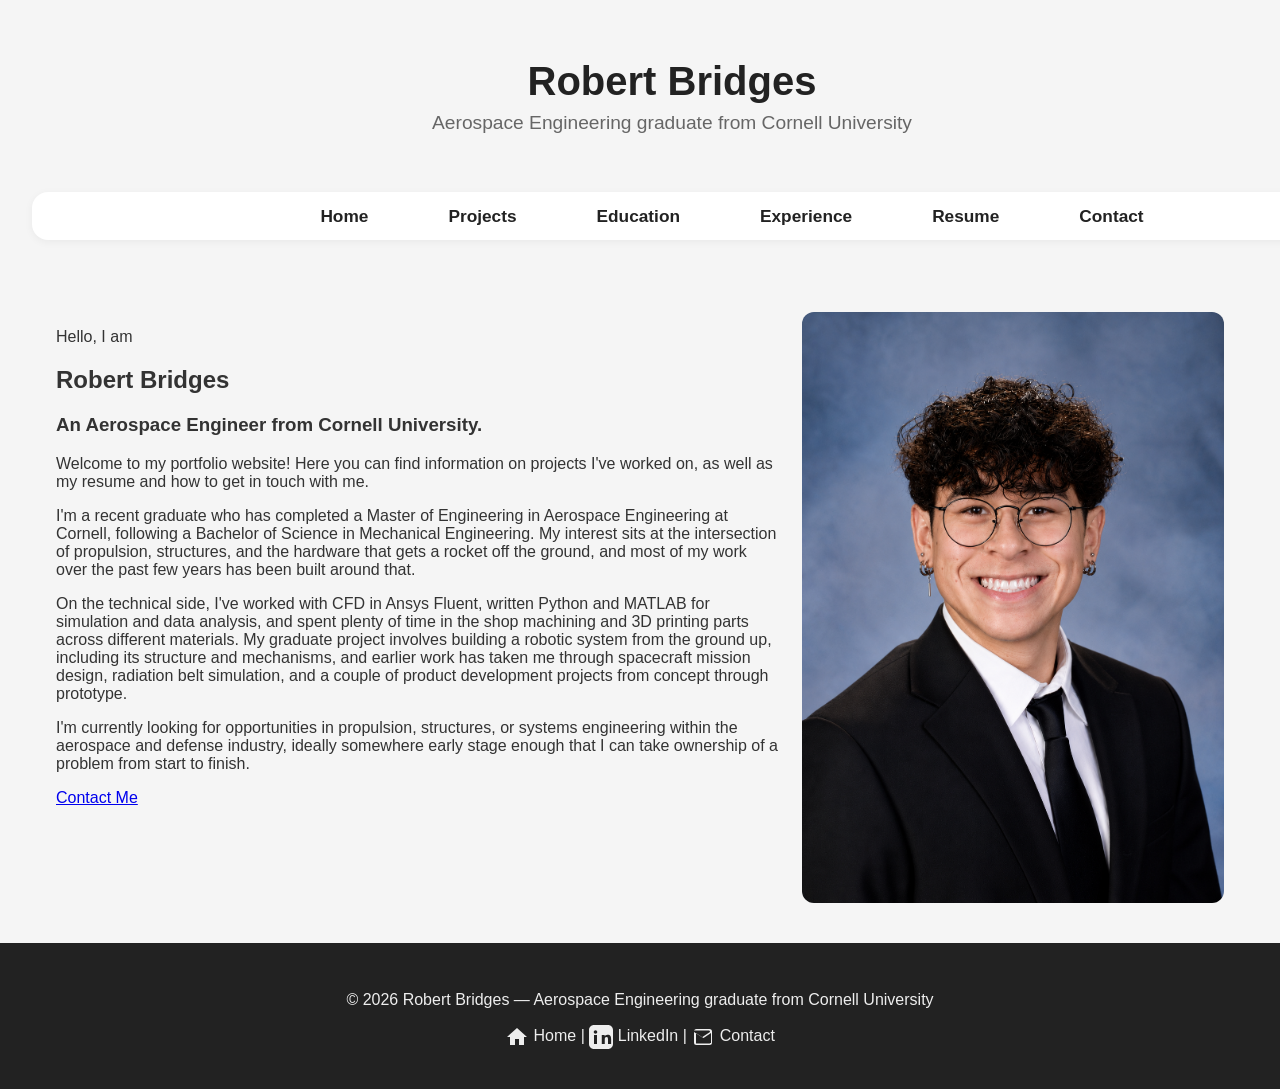
<file: index.html>
<!DOCTYPE html>
<html lang="en">
<head>
  <meta charset="UTF-8">
  <meta name="viewport" content="width=device-width, initial-scale=1.0">
  <title>Homepage</title>
  <link rel="stylesheet" href="style.css">
</head>
<body>
  <div class="site-header">
    <div class="site-header-text">
      <p class="site-header-title">Robert Bridges</p>
      <span class="site-header-subtitle">Aerospace Engineering graduate from Cornell University</span>
    </div>
  </div>
  <nav class="nav-bar">
    <div class="nav-toggle" id="navToggle" aria-label="Open navigation" tabindex="0">
      <span></span>
      <span></span>
      <span></span>
    </div>
    <ul class="nav-tabs" id="navTabs">
      <li><a href="index.html">Home</a></li>
      <li><a href="projects.html">Projects</a></li>
      <li><a href="education.html">Education</a></li>
      <li><a href="experience.html">Experience</a></li>
      <li><a href="resume.html">Resume</a></li>
      <li><a href="contact.html">Contact</a></li>
    </ul>
  </nav>
  <script>
    const navToggle = document.getElementById('navToggle');
    const navTabs = document.getElementById('navTabs');
    navToggle.addEventListener('click', () => {
      navTabs.classList.toggle('open');
      if (window.innerWidth <= 700) {
        document.body.classList.toggle('menu-open', navTabs.classList.contains('open'));
      }
    });
    navToggle.addEventListener('keypress', (e) => {
      if (e.key === 'Enter' || e.key === ' ') {
        navTabs.classList.toggle('open');
      }
    });
    // Optional: close menu on link click (mobile UX)
    navTabs.querySelectorAll('a').forEach(link => {
      link.addEventListener('click', () => {
        if (window.innerWidth <= 700) navTabs.classList.remove('open');
      });
    });
  </script>
  <div class="presentation">
    <div class="intro-text">
      <p>Hello, I am</p>
      <h2>Robert Bridges</h2>
      <h3>An Aerospace Engineer from Cornell University.</h3>
      <p>Welcome to my portfolio website! Here you can find information on projects I've worked on, as well as my resume and how to get in touch with me.</p>
      <p>I'm a recent graduate who has completed a Master of Engineering in Aerospace Engineering at Cornell, following a Bachelor of Science in Mechanical Engineering. My interest sits at the intersection of propulsion, structures, and the hardware that gets a rocket off the ground, and most of my work over the past few years has been built around that.
      <p>On the technical side, I've worked with CFD in Ansys Fluent, written Python and MATLAB for simulation and data analysis, and spent plenty of time in the shop machining and 3D printing parts across different materials. My graduate project involves building a robotic system from the ground up, including its structure and mechanisms, and earlier work has taken me through spacecraft mission design, radiation belt simulation, and a couple of product development projects from concept through prototype.
      <p>I'm currently looking for opportunities in propulsion, structures, or systems engineering within the aerospace and defense industry, ideally somewhere early stage enough that I can take ownership of a problem from start to finish.</p>
      <a href="contact.html" class="contact-btn">Contact Me</a>

    </div>
    <img class="profile-pic" src="assets/pictures/portrait.png" alt="Robert Bridges profile photo">
  </div>
  <footer class="site-footer">
  <p>© 2026 Robert Bridges &mdash; Aerospace Engineering graduate from Cornell University</p>
  <p>
    <a href="index.html" class="footer-link">
      <svg width="24" height="24" fill="currentColor" viewBox="0 0 24 24" style="vertical-align:middle;"><path d="M10 20v-6h4v6h5v-8h3L12 3 2 12h3v8z"/></svg>
      <span class="footer-link-text">Home</span>
    </a> |
    <a href="https://www.linkedin.com/in/robert-bridges609" target="_blank" class="footer-link">
      <svg width="24" height="24" fill="currentColor" viewBox="0 0 24 24" style="vertical-align:middle;"><path d="M19 0h-14c-2.76 0-5 2.24-5 5v14c0 2.76 2.24 5 5 5h14c2.76 0 5-2.24 5-5v-14c0-2.76-2.24-5-5-5zm-11 19h-3v-9h3v9zm-1.5-10.28c-.97 0-1.75-.79-1.75-1.75s.78-1.75 1.75-1.75 1.75.79 1.75 1.75-.78 1.75-1.75 1.75zm15.5 10.28h-3v-4.5c0-1.08-.02-2.47-1.5-2.47-1.5 0-1.73 1.17-1.73 2.39v4.58h-3v-9h2.89v1.23h.04c.4-.75 1.38-1.54 2.84-1.54 3.04 0 3.6 2 3.6 4.59v4.72z"/></svg>
      <span class="footer-link-text">LinkedIn</span>
    </a> |
    <a href="contact.html" class="footer-link">
      <svg width="24" height="24" fill="currentColor" viewBox="0 0 24 24" style="vertical-align:middle;"><path d="M21 6.5a2.5 2.5 0 0 0-2.5-2.5h-13A2.5 2.5 0 0 0 3 6.5v11A2.5 2.5 0 0 0 5.5 20h13a2.5 2.5 0 0 0 2.5-2.5v-11zm-2.5-.5a.5.5 0 0 1 .5.5v.379l-8 5.333-8-5.333V6a.5.5 0 0 1 .5-.5h15zm.5 12a.5.5 0 0 1-.5.5h-13a.5.5 0 0 1-.5-.5V8.121l7.5 5 7.5-5V18z"/></svg>
      <span class="footer-link-text">Contact</span>
    </a>
  </p>
</footer>
</body>
</html>
</file>
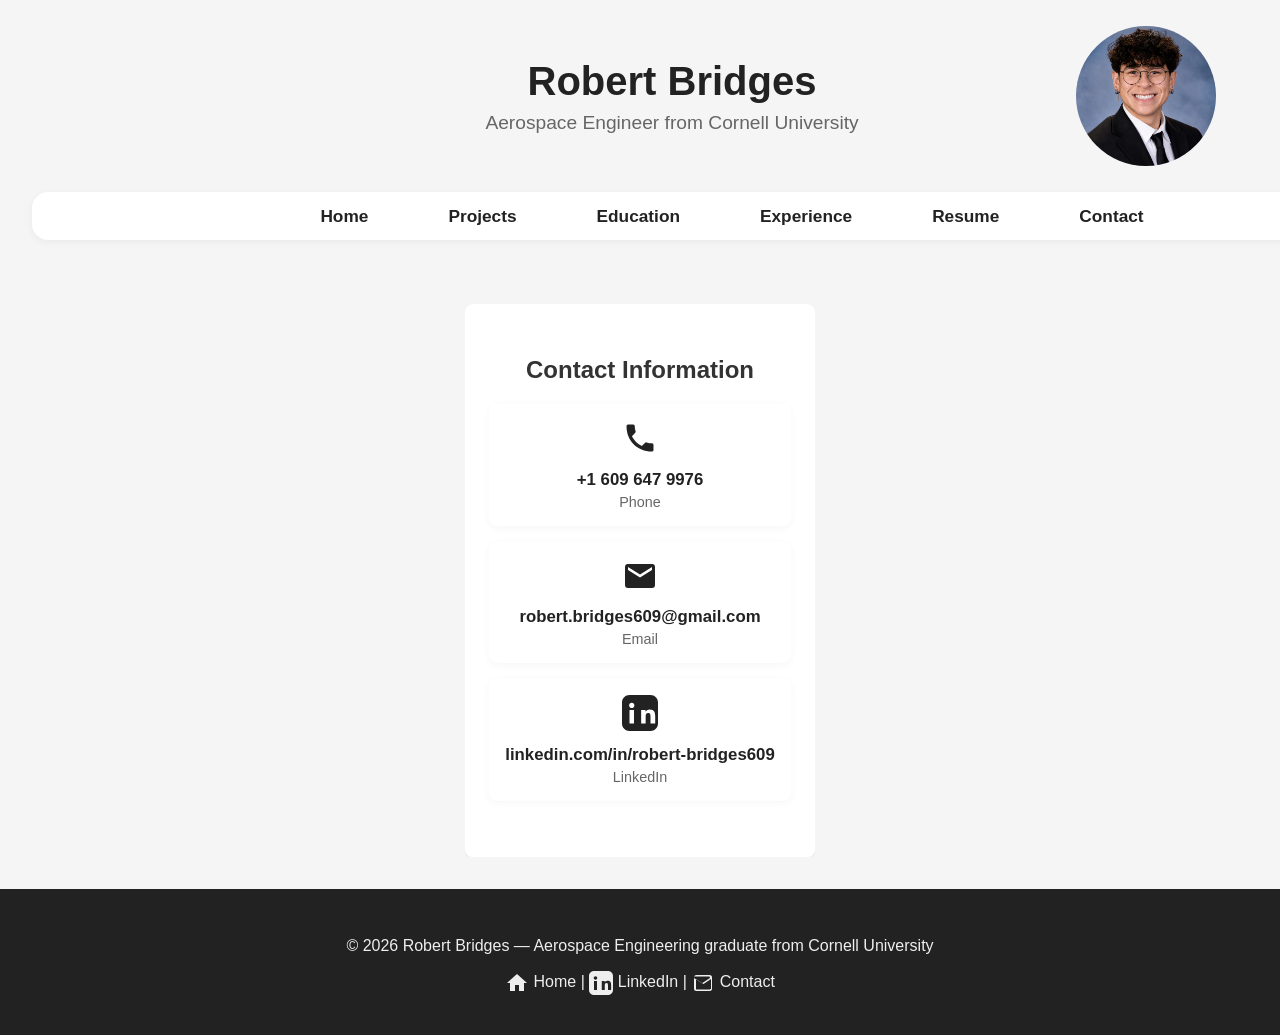
<file: contact.html>
<!DOCTYPE html>
<html lang="en">
<head>
  <meta charset="UTF-8">
  <meta name="viewport" content="width=device-width, initial-scale=1.0">
  <title>Contact</title>
  <link rel="stylesheet" href="style.css">
</head>
<body class="contact-page">
  <div class="site-header">
    <div class="site-header-text">
      <p class="site-header-title">Robert Bridges</p>
      <span class="site-header-subtitle">Aerospace Engineer from Cornell University</span>
    </div>
    <a href="index.html">
      <img class="site-header-profile-picture" src="assets/pictures/portrait.png" alt="Profile picture of Robert Bridges">
    </a>
  </div>
  <nav class="nav-bar">
    <div class="nav-toggle" id="navToggle" aria-label="Open navigation" tabindex="0">
      <span></span>
      <span></span>
      <span></span>
    </div>
    <ul class="nav-tabs" id="navTabs">
      <li><a href="index.html">Home</a></li>
      <li><a href="projects.html">Projects</a></li>
      <li><a href="education.html">Education</a></li>
      <li><a href="experience.html">Experience</a></li>
      <li><a href="resume.html">Resume</a></li>
      <li><a href="contact.html">Contact</a></li>
    </ul>
  </nav>
  <div class="page-content">
  <script>
    const navToggle = document.getElementById('navToggle');
    const navTabs = document.getElementById('navTabs');
    navToggle.addEventListener('click', () => {
      navTabs.classList.toggle('open');
      if (window.innerWidth <= 700) {
        document.body.classList.toggle('menu-open', navTabs.classList.contains('open'));
      }
    });
    navToggle.addEventListener('keypress', (e) => {
      if (e.key === 'Enter' || e.key === ' ') {
        navTabs.classList.toggle('open');
      }
    });
    navTabs.querySelectorAll('a').forEach(link => {
      link.addEventListener('click', () => {
        if (window.innerWidth <= 700) navTabs.classList.remove('open');
      });
    });
  </script>
  <div class="contact-sections">
    <section class="contact-info-section">
      <h2>Contact Information</h2>
      <div class="contact-grid">
        <div class="contact-card">
          <a href="tel:+16096479976">
          <div class="card-icon">
            <svg width="36" height="36" viewBox="0 0 24 24" fill="currentColor" aria-hidden="true"><path d="M6.62 10.79a15.05 15.05 0 0 0 6.59 6.59l2.2-2.2a1 1 0 0 1 1.01-.24c1.12.37 2.33.57 3.57.57a1 1 0 0 1 1 1V20a1 1 0 0 1-1 1C10.07 21 3 13.93 3 4a1 1 0 0 1 1-1h3.5a1 1 0 0 1 1 1c0 1.24.2 2.45.57 3.57a1 1 0 0 1-.24 1.01l-2.21 2.21z"/></svg>
          </div>
          </a>
          <div class="card-body">
            <a class="card-link" href="tel:+16096479976">+1 609 647 9976</a>
            <div class="card-label">Phone</div>
          </div>
        </div>

        <div class="contact-card">
          <a href="mailto:robert.bridges609@gmail.com">
          <div class="card-icon">
            <svg width="36" height="36" viewBox="0 0 24 24" fill="currentColor" aria-hidden="true"><path d="M20 4H4a2 2 0 0 0-2 2v12a2 2 0 0 0 2 2h16a2 2 0 0 0 2-2V6a2 2 0 0 0-2-2zm0 4l-8 5-8-5V6l8 5 8-5v2z"/></svg>
          </div>
          </a>
          <div class="card-body">
            <a class="card-link" href="mailto:robert.bridges609@gmail.com">robert.bridges609@gmail.com</a>
            <div class="card-label">Email</div>
          </div>
        </div>

        <div class="contact-card">
          <a href="https://linkedin.com/in/robert-bridges609">
          <div class="card-icon">
            <svg width="36" height="36" viewBox="0 0 24 24" fill="currentColor" aria-hidden="true"><path d="M19 0h-14c-2.76 0-5 2.24-5 5v14c0 2.76 2.24 5 5 5h14c2.76 0 5-2.24 5-5v-14c0-2.76-2.24-5-5-5zm-11 19h-3v-9h3v9zm-1.5-10.28c-.97 0-1.75-.79-1.75-1.75s.78-1.75 1.75-1.75 1.75.79 1.75 1.75-.78 1.75-1.75 1.75zm15.5 10.28h-3v-4.5c0-1.08-.02-2.47-1.5-2.47-1.5 0-1.73 1.17-1.73 2.39v4.58h-3v-9h2.89v1.23h.04c.4-.75 1.38-1.54 2.84-1.54 3.04 0 3.6 2 3.6 4.59v4.72z"/></svg>
          </div>          
          </a>
          <div class="card-body">
            <a class="card-link" href="https://linkedin.com/in/robert-bridges609" target="_blank" rel="noopener noreferrer">linkedin.com/in/robert-bridges609</a>
            <div class="card-label">LinkedIn</div>
          </div>
        </div>
      </div>
    </section>
  </div>
  </div>

  <script>
    // AJAX submit handler for Formspree with graceful non-JS fallback
    (function(){
      const form = document.getElementById('contactForm');
      if (!form) return;
      const status = document.getElementById('formStatus');

      form.addEventListener('submit', async (e) => {
        // If form will be submitted without JS, the browser handles it via action attribute
        e.preventDefault();

        // basic visual validation handled by 'required' attributes; additional checks can be added here
        const gotcha = form.querySelector('[name="_gotcha"]').value;
        if (gotcha) {
          // likely a bot
          status.textContent = 'Submission blocked.';
          return;
        }

        const submitBtn = form.querySelector('button[type="submit"]');
        submitBtn.disabled = true;
        status.textContent = 'Sending...';

        try {
          const formData = new FormData(form);
          const res = await fetch(form.action, {
            method: form.method,
            headers: { 'Accept': 'application/json' },
            body: formData
          });

          if (res.ok) {
            form.reset();
            status.style.color = 'green';
            status.textContent = 'Message sent — thank you!';
          } else {
            const data = await res.json().catch(() => ({}));
            status.style.color = 'crimson';
            status.textContent = data.error || 'There was an error sending your message.';
          }
        } catch (err) {
          status.style.color = 'crimson';
          status.textContent = 'Network error. Please try again later.';
        } finally {
          submitBtn.disabled = false;
        }
      });
    })();
  </script>
<footer class="site-footer">
  <p>© 2026 Robert Bridges &mdash; Aerospace Engineering graduate from Cornell University</p>
  <p>
    <a href="index.html" class="footer-link">
      <svg width="24" height="24" fill="currentColor" viewBox="0 0 24 24" style="vertical-align:middle;"><path d="M10 20v-6h4v6h5v-8h3L12 3 2 12h3v8z"/></svg>
      <span class="footer-link-text">Home</span>
    </a> |
    <a href="https://www.linkedin.com/in/robert-bridges609" target="_blank" class="footer-link">
      <svg width="24" height="24" fill="currentColor" viewBox="0 0 24 24" style="vertical-align:middle;"><path d="M19 0h-14c-2.76 0-5 2.24-5 5v14c0 2.76 2.24 5 5 5h14c2.76 0 5-2.24 5-5v-14c0-2.76-2.24-5-5-5zm-11 19h-3v-9h3v9zm-1.5-10.28c-.97 0-1.75-.79-1.75-1.75s.78-1.75 1.75-1.75 1.75.79 1.75 1.75-.78 1.75-1.75 1.75zm15.5 10.28h-3v-4.5c0-1.08-.02-2.47-1.5-2.47-1.5 0-1.73 1.17-1.73 2.39v4.58h-3v-9h2.89v1.23h.04c.4-.75 1.38-1.54 2.84-1.54 3.04 0 3.6 2 3.6 4.59v4.72z"/></svg>
      <span class="footer-link-text">LinkedIn</span>
    </a> |
    <a href="contact.html" class="footer-link">
      <svg width="24" height="24" fill="currentColor" viewBox="0 0 24 24" style="vertical-align:middle;"><path d="M21 6.5a2.5 2.5 0 0 0-2.5-2.5h-13A2.5 2.5 0 0 0 3 6.5v11A2.5 2.5 0 0 0 5.5 20h13a2.5 2.5 0 0 0 2.5-2.5v-11zm-2.5-.5a.5.5 0 0 1 .5.5v.379l-8 5.333-8-5.333V6a.5.5 0 0 1 .5-.5h15zm.5 12a.5.5 0 0 1-.5.5h-13a.5.5 0 0 1-.5-.5V8.121l7.5 5 7.5-5V18z"/></svg>
      <span class="footer-link-text">Contact</span>
    </a>
  </p>
</footer>
</body>
</html>
</file>
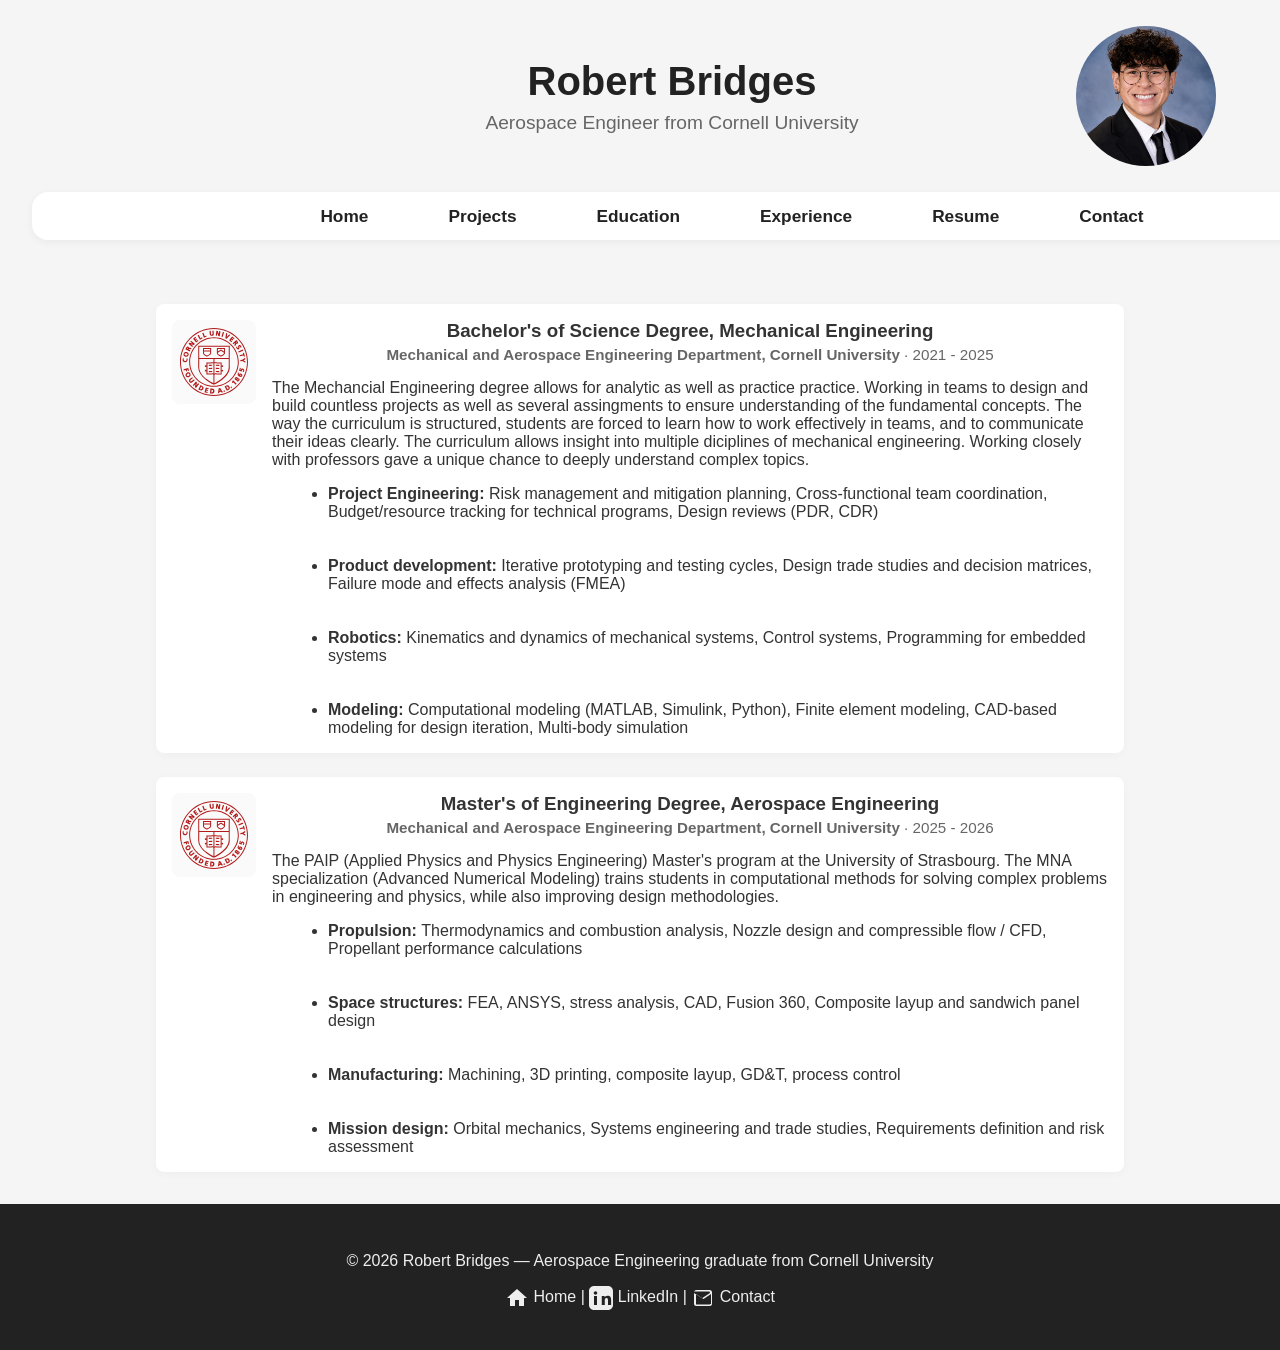
<file: education.html>
<!DOCTYPE html>
<html lang="en">
<head>
  <meta charset="UTF-8">
  <meta name="viewport" content="width=device-width, initial-scale=1.0">
  <title>Education</title>
  <link rel="stylesheet" href="style.css">
</head>
<body>
  <div class="site-header">
    <div class="site-header-text">
      <p class="site-header-title">Robert Bridges</p>
      <span class="site-header-subtitle">Aerospace Engineer from Cornell University</span>
    </div>
    <a href="index.html">
      <img class="site-header-profile-picture" src="assets/pictures/portrait.png" alt="Profile picture of Robert Bridges">
    </a>
  </div>
  <nav class="nav-bar">
    <div class="nav-toggle" id="navToggle" aria-label="Open navigation" tabindex="0">
      <span></span>
      <span></span>
      <span></span>
    </div>
    <ul class="nav-tabs" id="navTabs">
      <li><a href="index.html">Home</a></li>
      <li><a href="projects.html">Projects</a></li>
      <li><a href="education.html">Education</a></li>
      <li><a href="experience.html">Experience</a></li>
      <li><a href="resume.html">Resume</a></li>
      <li><a href="contact.html">Contact</a></li>
    </ul>
  </nav>
  <script>
    const navToggle = document.getElementById('navToggle');
    const navTabs = document.getElementById('navTabs');
    navToggle.addEventListener('click', () => {
      navTabs.classList.toggle('open');
      if (window.innerWidth <= 700) {
        document.body.classList.toggle('menu-open', navTabs.classList.contains('open'));
      }
    });
    navToggle.addEventListener('keypress', (e) => {
      if (e.key === 'Enter' || e.key === ' ') {
        navTabs.classList.toggle('open');
      }
    });
    navTabs.querySelectorAll('a').forEach(link => {
      link.addEventListener('click', () => {
        if (window.innerWidth <= 700) navTabs.classList.remove('open');
      });
    });
  </script>

  <section class="education-list" aria-label="Education background">
    
    <article class="education-item">
      <a href="https://www.insa-strasbourg.fr/en/mechatronics/?menu=courses&parent_label=The+INSA+engineer" target="_blank">
        <img class="edu-logo" src="assets/logos/cornell.svg" alt="INSA Strasbourg logo">
      </a>
      <div class="education-content">
        <h3 class="degree">Bachelor's of Science Degree, Mechanical Engineering</h3>
        <div class="meta"><strong>Mechanical and Aerospace Engineering Department, Cornell University</strong> &middot; 2021 - 2025</div>
        <p>The Mechancial Engineering degree allows for analytic as well as practice practice. Working in teams to design and build countless projects as well as several assingments to ensure understanding of the fundamental concepts. The way the curriculum is structured, students are forced to learn how to work effectively in teams, and to communicate their ideas clearly.
          The curriculum allows insight into multiple diciplines of mechanical engineering. Working closely with professors gave a unique chance to deeply understand complex topics.
        </p>
        <ul>
          <li><strong>Project Engineering: </strong> Risk management and mitigation planning, Cross-functional team coordination, Budget/resource tracking for technical programs, Design reviews (PDR, CDR)</li>
          <br><br>
          <li><strong>Product development: </strong> Iterative prototyping and testing cycles, Design trade studies and decision matrices, Failure mode and effects analysis (FMEA)</li>
          <br><br>
          <li><strong>Robotics: </strong> Kinematics and dynamics of mechanical systems, Control systems, Programming for embedded systems</li>
          <br><br>
          <li><strong>Modeling: </strong> Computational modeling (MATLAB, Simulink, Python), Finite element modeling, CAD-based modeling for design iteration, Multi-body simulation</li>
        </ul>
      </div>
    </article>

    <article class="education-item">
      <a href="https://physique-ingenierie.unistra.fr/formations/masters/physique-appliquee-et-ingenierie-physique/modelisation-numerique-avancee-mna/" target="_blank">
        <img class="edu-logo" src="assets/logos/cornell.svg" alt="Physics and Engineering at University of Strasbourg logo">
      </a>
        <div class="education-content">
        <h3 class="degree">Master's of Engineering Degree, Aerospace Engineering</h3>
        <div class="meta"><strong>Mechanical and Aerospace Engineering Department, Cornell University</strong> &middot; 2025 - 2026</div>
        <p>
          The PAIP (Applied Physics and Physics Engineering) Master's program at the University of Strasbourg.  
          The MNA specialization (Advanced Numerical Modeling) trains students in computational methods for solving complex problems in engineering and physics, while also improving design methodologies.  
        </p>
        <ul>
          <li><strong>Propulsion: </strong> Thermodynamics and combustion analysis, Nozzle design and compressible flow / CFD, Propellant performance calculations</li>
          <br><br>
          <li><strong>Space structures: </strong> FEA, ANSYS, stress analysis, CAD, Fusion 360, Composite layup and sandwich panel design</li>
          <br><br>
          <li><strong>Manufacturing: </strong> Machining, 3D printing, composite layup, GD&T, process control</li>
          <br><br>
          <li><strong>Mission design: </strong> Orbital mechanics, Systems engineering and trade studies, Requirements definition and risk assessment</li>
         
        </ul>
      </div>
    </article>
  </section>
</body>

<footer class="site-footer">
  <p>© 2026 Robert Bridges &mdash; Aerospace Engineering graduate from Cornell University</p>
  <p>
    <a href="index.html" class="footer-link">
      <svg width="24" height="24" fill="currentColor" viewBox="0 0 24 24" style="vertical-align:middle;"><path d="M10 20v-6h4v6h5v-8h3L12 3 2 12h3v8z"/></svg>
      <span class="footer-link-text">Home</span>
    </a> |
    <a href="https://www.linkedin.com/in/robert-bridges609" target="_blank" class="footer-link">
      <svg width="24" height="24" fill="currentColor" viewBox="0 0 24 24" style="vertical-align:middle;"><path d="M19 0h-14c-2.76 0-5 2.24-5 5v14c0 2.76 2.24 5 5 5h14c2.76 0 5-2.24 5-5v-14c0-2.76-2.24-5-5-5zm-11 19h-3v-9h3v9zm-1.5-10.28c-.97 0-1.75-.79-1.75-1.75s.78-1.75 1.75-1.75 1.75.79 1.75 1.75-.78 1.75-1.75 1.75zm15.5 10.28h-3v-4.5c0-1.08-.02-2.47-1.5-2.47-1.5 0-1.73 1.17-1.73 2.39v4.58h-3v-9h2.89v1.23h.04c.4-.75 1.38-1.54 2.84-1.54 3.04 0 3.6 2 3.6 4.59v4.72z"/></svg>
      <span class="footer-link-text">LinkedIn</span>
    </a> |
    <a href="contact.html" class="footer-link">
      <svg width="24" height="24" fill="currentColor" viewBox="0 0 24 24" style="vertical-align:middle;"><path d="M21 6.5a2.5 2.5 0 0 0-2.5-2.5h-13A2.5 2.5 0 0 0 3 6.5v11A2.5 2.5 0 0 0 5.5 20h13a2.5 2.5 0 0 0 2.5-2.5v-11zm-2.5-.5a.5.5 0 0 1 .5.5v.379l-8 5.333-8-5.333V6a.5.5 0 0 1 .5-.5h15zm.5 12a.5.5 0 0 1-.5.5h-13a.5.5 0 0 1-.5-.5V8.121l7.5 5 7.5-5V18z"/></svg>
      <span class="footer-link-text">Contact</span>
    </a>
  </p>
</footer>
</html>
</file>
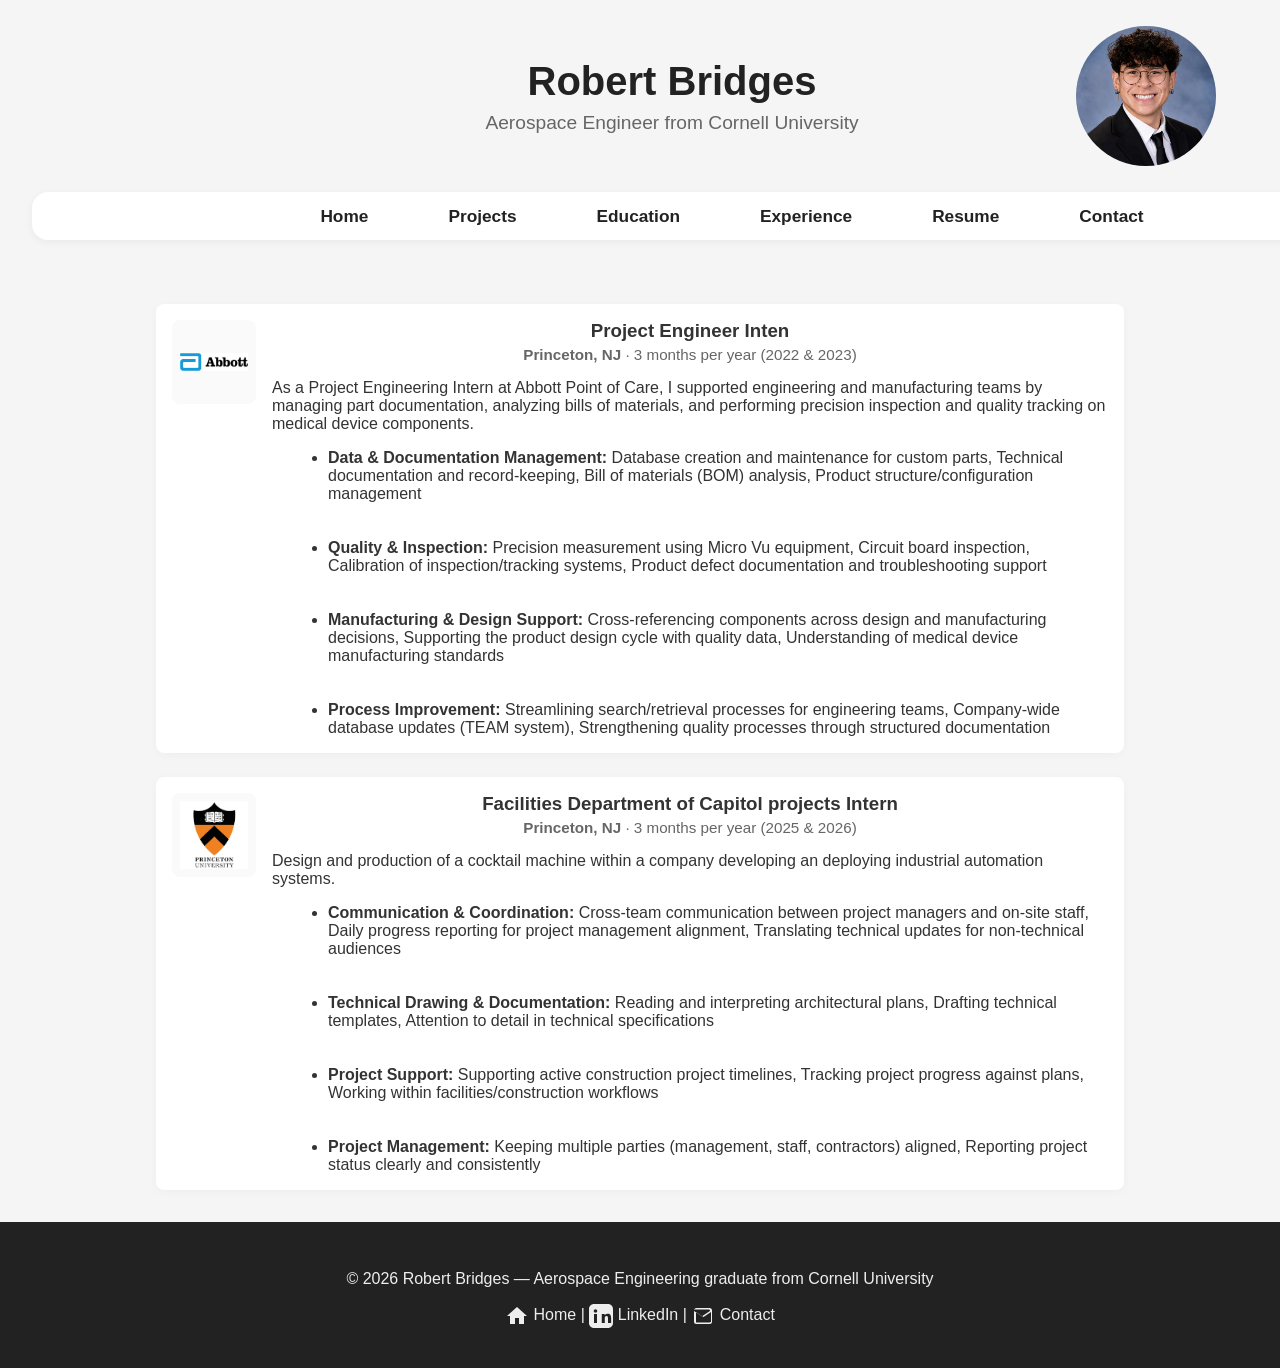
<file: experience.html>
<!DOCTYPE html>
<html lang="en">
<head>
  <meta charset="UTF-8">
  <meta name="viewport" content="width=device-width, initial-scale=1.0">
  <title>Experience</title>
  <link rel="stylesheet" href="style.css">
</head>
<body>
  <div class="site-header">
    <div class="site-header-text">
      <p class="site-header-title">Robert Bridges</p>
      <span class="site-header-subtitle">Aerospace Engineer from Cornell University</span>
    </div>
    <a href="index.html">
      <img class="site-header-profile-picture" src="assets/pictures/portrait.png" alt="Profile picture of Robert Bridges">
    </a>
  </div>
  <nav class="nav-bar">
    <div class="nav-toggle" id="navToggle" aria-label="Open navigation" tabindex="0">
      <span></span>
      <span></span>
      <span></span>
    </div>
    <ul class="nav-tabs" id="navTabs">
      <li><a href="index.html">Home</a></li>
      <li><a href="projects.html">Projects</a></li>
      <li><a href="education.html">Education</a></li>
      <li><a href="experience.html">Experience</a></li>
      <li><a href="resume.html">Resume</a></li>
      <li><a href="contact.html">Contact</a></li>
    </ul>
  </nav>
  <script>
  const navToggle = document.getElementById('navToggle');
  const navTabs = document.getElementById('navTabs');

  navToggle.addEventListener('click', () => {
    navTabs.classList.toggle('open');
    if (window.innerWidth <= 700) {
      document.body.classList.toggle('menu-open', navTabs.classList.contains('open'));
    }
  });
  </script>

  <section class="experience-list" aria-label="Internship experience list">

    <article class="experience-item">
      <a href="https://www.globalpointofcare.abbott/us/en/index.html" target="_blank">
        <img class="company-logo" src="assets/logos/Abbott.png" alt="Abbott logo">
      </a>
      
      <div class="experience-content">
        <h3 class="role">Project Engineer Inten</h3>
        <div class="meta"><strong>Princeton, NJ</strong> &middot; 3 months per year (2022 & 2023)</div>
        <p>As a Project Engineering Intern at Abbott Point of Care, I supported engineering and manufacturing teams by managing part documentation, analyzing bills of materials, and performing precision inspection and quality tracking on medical device components.</p>
        <ul>
          <li><strong>Data & Documentation Management: </strong> Database creation and maintenance for custom parts, Technical documentation and record-keeping, Bill of materials (BOM) analysis, Product structure/configuration management</li>
          <br><br>
          <li><strong>Quality & Inspection: </strong> Precision measurement using Micro Vu equipment, Circuit board inspection, Calibration of inspection/tracking systems, Product defect documentation and troubleshooting support</li>
          <br><br>
          <li><strong>Manufacturing & Design Support: </strong> Cross-referencing components across design and manufacturing decisions, Supporting the product design cycle with quality data, Understanding of medical device manufacturing standards</li>
          <br><br>
          <li><strong>Process Improvement: </strong> Streamlining search/retrieval processes for engineering teams, Company-wide database updates (TEAM system), Strengthening quality processes through structured documentation</li>
        </ul>
      </div>
    </article>

    <article class="experience-item">
      <a href="https://www.princeton.edu" target="_blank">
        <img class="company-logo" src="assets/logos/princeton.webp" alt="Princeton University logo">
      </a>
      <div class="experience-content">
        <h3 class="role">Facilities Department of Capitol projects Intern</h3>
        <div class="meta"><strong>Princeton, NJ</strong> &middot; 3 months per year (2025 & 2026)</div>
        <p>Design and production of a cocktail machine within a company developing an deploying industrial automation systems.</p>
        <ul>
          <li><strong>Communication & Coordination:</strong> Cross-team communication between project managers and on-site staff, Daily progress reporting for project management alignment, Translating technical updates for non-technical audiences</li>
          <br><br>
          <li><strong>Technical Drawing & Documentation: </strong> Reading and interpreting architectural plans, Drafting technical templates, Attention to detail in technical specifications</li>
          <br><br>
          <li><strong>Project Support: </strong> Supporting active construction project timelines, Tracking project progress against plans, Working within facilities/construction workflows</li>
          <br><br>
          <li><strong>Project Management: </strong> Keeping multiple parties (management, staff, contractors) aligned, Reporting project status clearly and consistently</li>
        </ul>
      </div>
    </article>
  </section>
<footer class="site-footer">
  <p>© 2026 Robert Bridges &mdash; Aerospace Engineering graduate from Cornell University</p>
  <p>
    <a href="index.html" class="footer-link">
      <svg width="24" height="24" fill="currentColor" viewBox="0 0 24 24" style="vertical-align:middle;"><path d="M10 20v-6h4v6h5v-8h3L12 3 2 12h3v8z"/></svg>
      <span class="footer-link-text">Home</span>
    </a> |
    <a href="https://www.linkedin.com/in/robert-bridges609" target="_blank" class="footer-link">
      <svg width="24" height="24" fill="currentColor" viewBox="0 0 24 24" style="vertical-align:middle;"><path d="M19 0h-14c-2.76 0-5 2.24-5 5v14c0 2.76 2.24 5 5 5h14c2.76 0 5-2.24 5-5v-14c0-2.76-2.24-5-5-5zm-11 19h-3v-9h3v9zm-1.5-10.28c-.97 0-1.75-.79-1.75-1.75s.78-1.75 1.75-1.75 1.75.79 1.75 1.75-.78 1.75-1.75 1.75zm15.5 10.28h-3v-4.5c0-1.08-.02-2.47-1.5-2.47-1.5 0-1.73 1.17-1.73 2.39v4.58h-3v-9h2.89v1.23h.04c.4-.75 1.38-1.54 2.84-1.54 3.04 0 3.6 2 3.6 4.59v4.72z"/></svg>
      <span class="footer-link-text">LinkedIn</span>
    </a> |
    <a href="contact.html" class="footer-link">
      <svg width="24" height="24" fill="currentColor" viewBox="0 0 24 24" style="vertical-align:middle;"><path d="M21 6.5a2.5 2.5 0 0 0-2.5-2.5h-13A2.5 2.5 0 0 0 3 6.5v11A2.5 2.5 0 0 0 5.5 20h13a2.5 2.5 0 0 0 2.5-2.5v-11zm-2.5-.5a.5.5 0 0 1 .5.5v.379l-8 5.333-8-5.333V6a.5.5 0 0 1 .5-.5h15zm.5 12a.5.5 0 0 1-.5.5h-13a.5.5 0 0 1-.5-.5V8.121l7.5 5 7.5-5V18z"/></svg>
      <span class="footer-link-text">Contact</span>
    </a>
  </p>
</footer>
</body>
</html>
</file>
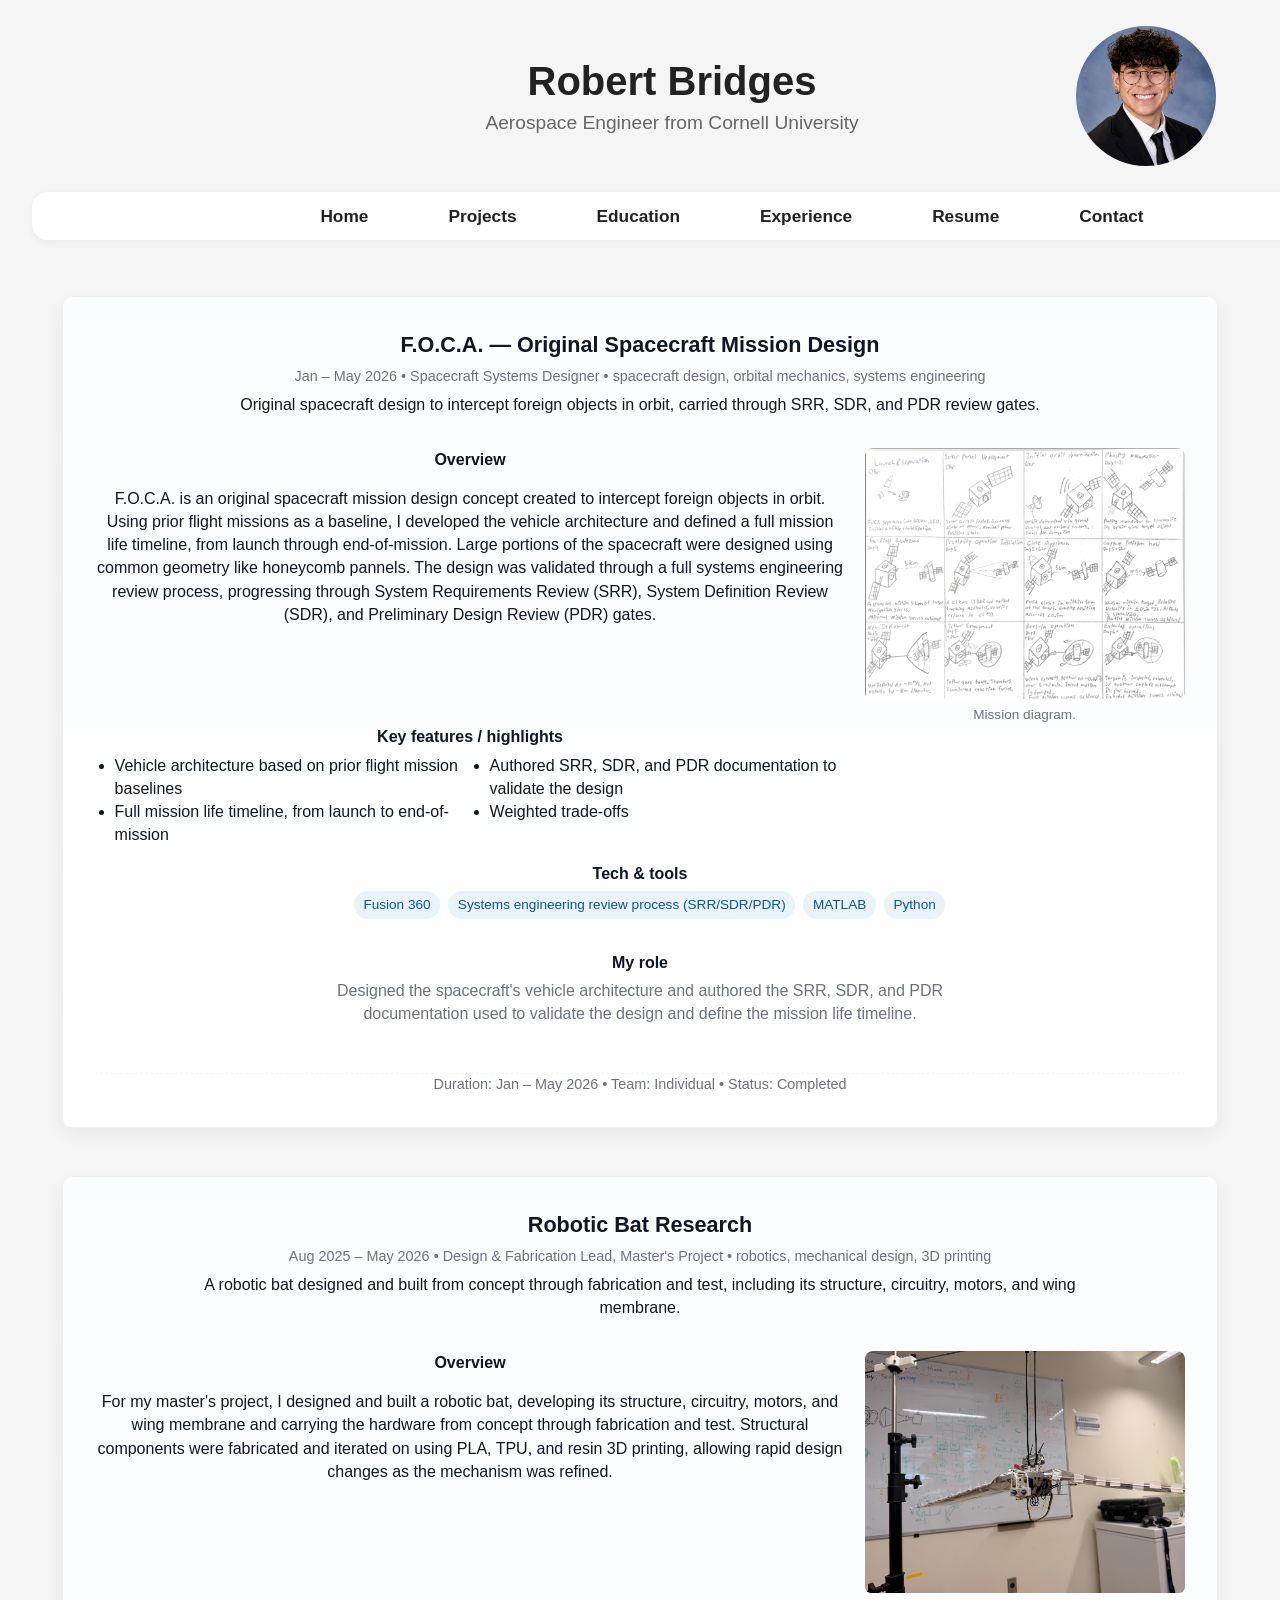
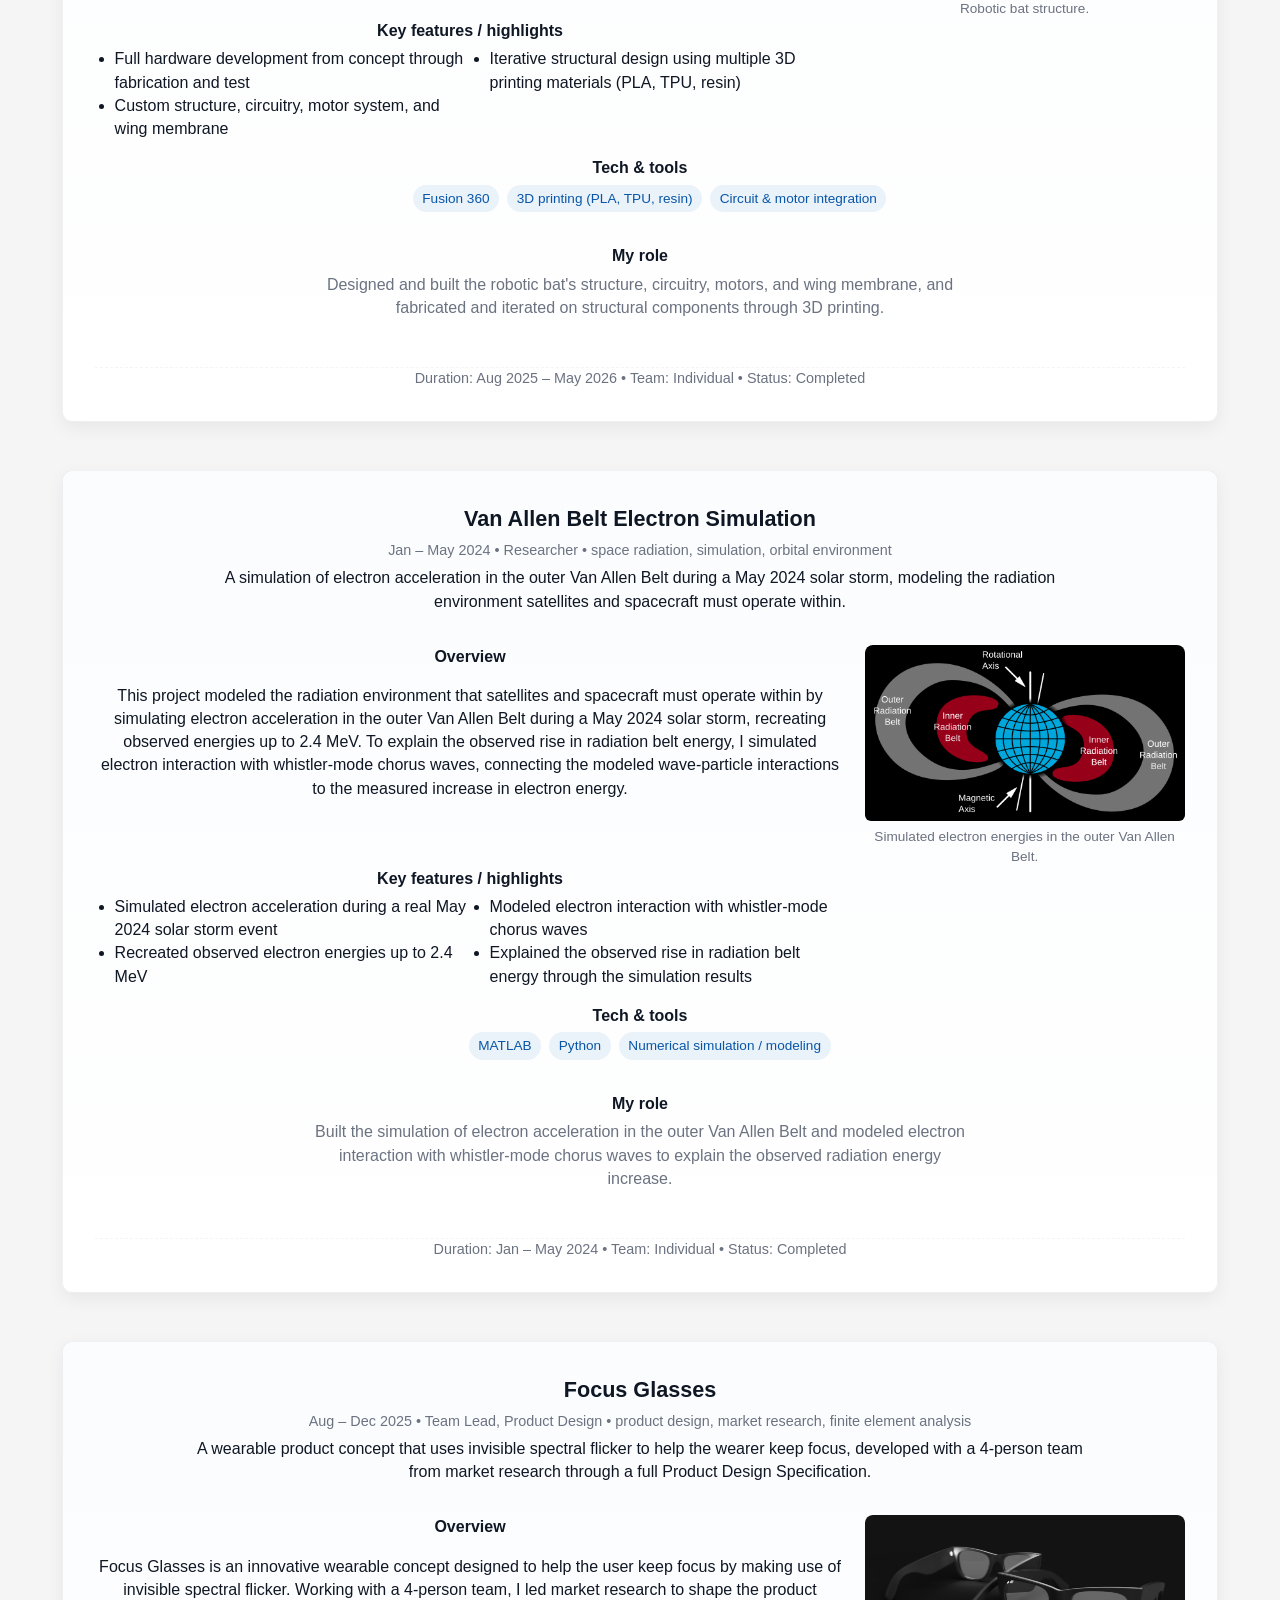
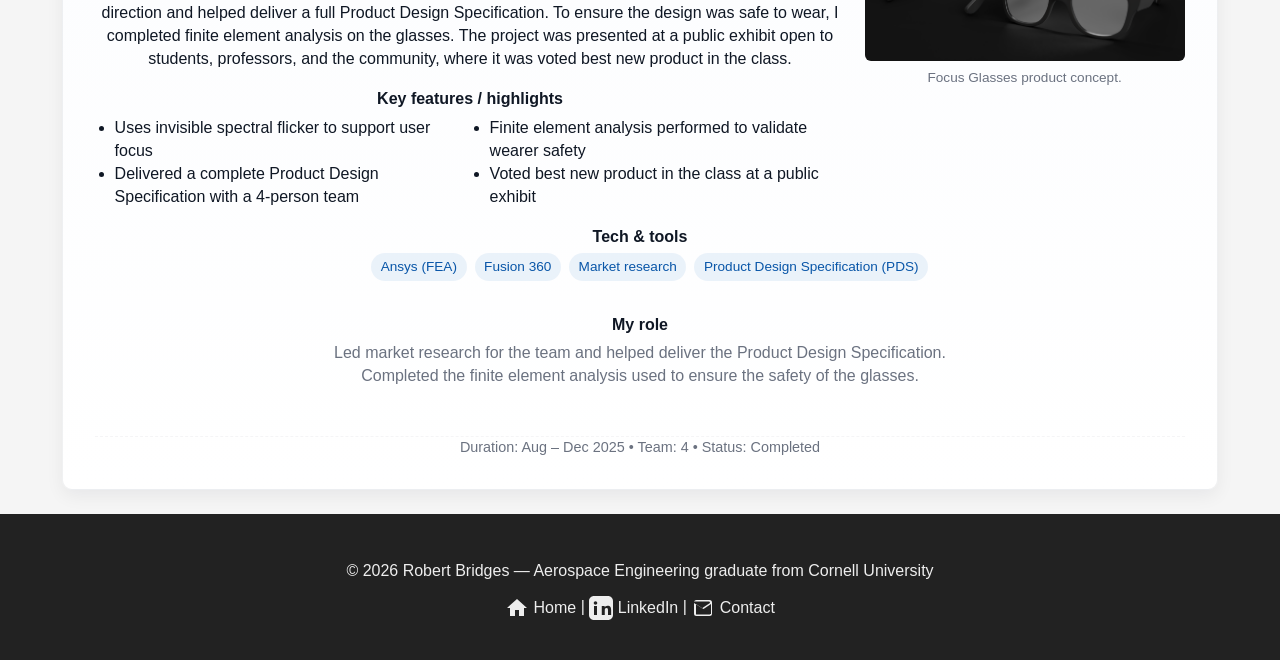
<file: projects.html>
<!DOCTYPE html>
<html lang="en">
<head>
  <meta charset="UTF-8">
  <meta name="viewport" content="width=device-width, initial-scale=1.0">
  <title>Projects</title>
  <link rel="stylesheet" href="style.css">
</head>
<body>
  <div class="site-header">
    <div class="site-header-text">
      <p class="site-header-title">Robert Bridges</p>
      <span class="site-header-subtitle">Aerospace Engineer from Cornell University</span>
    </div>
    <a href="index.html">
      <img class="site-header-profile-picture" src="assets/pictures/portrait.png" alt="Profile picture of Robert Bridges">
    </a>
  </div>
  <nav class="nav-bar">
    <div class="nav-toggle" id="navToggle" aria-label="Open navigation" tabindex="0">
      <span></span>
      <span></span>
      <span></span>
    </div>
    <ul class="nav-tabs" id="navTabs">
      <li><a href="index.html">Home</a></li>
      <li><a href="projects.html">Projects</a></li>
      <li><a href="education.html">Education</a></li>
      <li><a href="experience.html">Experience</a></li>
      <li><a href="resume.html">Resume</a></li>
      <li><a href="contact.html">Contact</a></li>
    </ul>
  </nav>
  <script>
    const navToggle = document.getElementById('navToggle');
    const navTabs = document.getElementById('navTabs');
    navToggle.addEventListener('click', () => {
      navTabs.classList.toggle('open');
      if (window.innerWidth <= 700) {
        document.body.classList.toggle('menu-open', navTabs.classList.contains('open'));
      }
    });
    navToggle.addEventListener('keypress', (e) => {
      if (e.key === 'Enter' || e.key === ' ') {
        navTabs.classList.toggle('open');
      }
    });
    navTabs.querySelectorAll('a').forEach(link => {
      link.addEventListener('click', () => {
        if (window.innerWidth <= 700) navTabs.classList.remove('open');
      });
    });
  </script>

  <article class="project" role="article" aria-labelledby="project-title-foca" data-project-id="foca-spacecraft" itemscope itemtype="https://schema.org/CreativeWork">
    <header class="project-header">
<h2 id="project-title-foca" class="project-title" itemprop="name">F.O.C.A. — Original Spacecraft Mission Design</h2>
<p class="project-meta">
<time class="project-date" datetime="2026-01" itemprop="datePublished">Jan – May 2026</time>
<span class="project-role" itemprop="author">• Spacecraft Systems Designer</span>
<span class="project-tags">• <span itemprop="keywords">spacecraft design, orbital mechanics, systems engineering</span></span>
</p>
<p class="project-summary" itemprop="description">
        Original spacecraft design to intercept foreign objects in orbit, carried through SRR, SDR, and PDR review gates.
</p>
</header>

<figure class="project-media">
<img src="assets/pictures/FOCA Diagram.png" alt="Hand drawn mission diagram" itemprop="image" />
<figcaption>Mission diagram.</figcaption>
</figure>

<section class="project-details">
<h3 class="sr-only">Project details</h3>

<div class="project-overview">
<h4>Overview</h4>
<p>
          F.O.C.A. is an original spacecraft mission design concept created to intercept foreign objects in orbit.
          Using prior flight missions as a baseline, I developed the vehicle architecture and defined a full mission
          life timeline, from launch through end-of-mission. Large portions of the spacecraft were designed using common geometry like honeycomb pannels. The design was validated through a full systems engineering
          review process, progressing through System Requirements Review (SRR), System Definition Review (SDR), and
          Preliminary Design Review (PDR) gates.
</p>
</div>

<div class="project-features">
<h4>Key features / highlights</h4>
<ul>
<li>Vehicle architecture based on prior flight mission baselines</li>
<li>Full mission life timeline, from launch to end-of-mission</li>
<li>Authored SRR, SDR, and PDR documentation to validate the design</li>
<li>Weighted trade-offs</li>
</ul>
</div>

<div class="project-tech">
<h4>Tech & tools</h4>
<ul class="tech-list" aria-label="Technologies used">
<li>Fusion 360</li>
<li>Systems engineering review process (SRR/SDR/PDR)</li>
<li>MATLAB</li>
<li>Python</li>
</ul>
</div>

<div class="project-role">
<h4>My role</h4>
<p>Designed the spacecraft's vehicle architecture and authored the SRR, SDR, and PDR documentation used to validate the design and define the mission life timeline.</p>
</div>

<div class="project-links" aria-label="Project links">
<!-- Add a link here if you have a report, write-up, or repo, otherwise you can delete this div -->
<!-- <a class="btn" href="#" target="_blank" rel="noopener noreferrer">Project Report</a> -->
</div>
</section>

<footer class="project-footer" aria-hidden="false">
<p class="project-stats">Duration: Jan – May 2026 • Team: Individual • Status: Completed</p>
</footer>
</article>

<article class="project" role="article" aria-labelledby="project-title-robotic-bat" data-project-id="robotic-bat" itemscope itemtype="https://schema.org/CreativeWork">
    <header class="project-header">
<h2 id="project-title-robotic-bat" class="project-title" itemprop="name">Robotic Bat Research</h2>
<p class="project-meta">
<time class="project-date" datetime="2025-08" itemprop="datePublished">Aug 2025 – May 2026</time>
<span class="project-role" itemprop="author">• Design & Fabrication Lead, Master's Project</span>
<span class="project-tags">• <span itemprop="keywords">robotics, mechanical design, 3D printing</span></span>
</p>
<p class="project-summary" itemprop="description">
        A robotic bat designed and built from concept through fabrication and test, including its structure, circuitry, motors, and wing membrane.
</p>
</header>

<figure class="project-media">
<img src="assets/pictures/batrobot.png" alt="first flight test" itemprop="image" />
<figcaption>Robotic bat structure.</figcaption>
</figure>

<section class="project-details">
<h3 class="sr-only">Project details</h3>

<div class="project-overview">
<h4>Overview</h4>
<p>
          For my master's project, I designed and built a robotic bat, developing its structure, circuitry, motors,
          and wing membrane and carrying the hardware from concept through fabrication and test. Structural
          components were fabricated and iterated on using PLA, TPU, and resin 3D printing, allowing rapid design
          changes as the mechanism was refined.
</p>
</div>

<div class="project-features">
<h4>Key features / highlights</h4>
<ul>
<li>Full hardware development from concept through fabrication and test</li>
<li>Custom structure, circuitry, motor system, and wing membrane</li>
<li>Iterative structural design using multiple 3D printing materials (PLA, TPU, resin)</li>
</ul>
</div>

<div class="project-tech">
<h4>Tech & tools</h4>
<ul class="tech-list" aria-label="Technologies used">
<li>Fusion 360</li>
<li>3D printing (PLA, TPU, resin)</li>
<li>Circuit & motor integration</li>
</ul>
</div>

<div class="project-role">
<h4>My role</h4>
<p>Designed and built the robotic bat's structure, circuitry, motors, and wing membrane, and fabricated and iterated on structural components through 3D printing.</p>
</div>

<div class="project-links" aria-label="Project links">
<!-- Add a link here if you have a report, write-up, or repo, otherwise you can delete this div -->
<!-- <a class="btn" href="#" target="_blank" rel="noopener noreferrer">Project Report</a> -->
</div>
</section>

<footer class="project-footer" aria-hidden="false">
<p class="project-stats">Duration: Aug 2025 – May 2026 • Team: Individual • Status: Completed</p>
</footer>
</article>

<article class="project" role="article" aria-labelledby="project-title-van-allen" data-project-id="van-allen-belt-simulation" itemscope itemtype="https://schema.org/CreativeWork">
    <header class="project-header">
<h2 id="project-title-van-allen" class="project-title" itemprop="name">Van Allen Belt Electron Simulation</h2>
<p class="project-meta">
<time class="project-date" datetime="2024-01" itemprop="datePublished">Jan – May 2024</time>
<span class="project-role" itemprop="author">• Researcher</span>
<span class="project-tags">• <span itemprop="keywords">space radiation, simulation, orbital environment</span></span>
</p>
<p class="project-summary" itemprop="description">
        A simulation of electron acceleration in the outer Van Allen Belt during a May 2024 solar storm, modeling the radiation environment satellites and spacecraft must operate within.
</p>
</header>

<figure class="project-media">
<!-- Upload your project image and update the src below -->
<img src="assets/pictures/VanAllenbelt.webp" alt="simple diagram of the Van Allen Belt" itemprop="image" />
<figcaption>Simulated electron energies in the outer Van Allen Belt.</figcaption>
</figure>

<section class="project-details">
<h3 class="sr-only">Project details</h3>

<div class="project-overview">
<h4>Overview</h4>
<p>
          This project modeled the radiation environment that satellites and spacecraft must operate within by
          simulating electron acceleration in the outer Van Allen Belt during a May 2024 solar storm, recreating
          observed energies up to 2.4 MeV. To explain the observed rise in radiation belt energy, I simulated
          electron interaction with whistler-mode chorus waves, connecting the modeled wave-particle interactions
          to the measured increase in electron energy.
</p>
</div>

<div class="project-features">
<h4>Key features / highlights</h4>
<ul>
<li>Simulated electron acceleration during a real May 2024 solar storm event</li>
<li>Recreated observed electron energies up to 2.4 MeV</li>
<li>Modeled electron interaction with whistler-mode chorus waves</li>
<li>Explained the observed rise in radiation belt energy through the simulation results</li>
</ul>
</div>

<div class="project-tech">
<h4>Tech & tools</h4>
<ul class="tech-list" aria-label="Technologies used">
<li>MATLAB</li>
<li>Python</li>
<li>Numerical simulation / modeling</li>
</ul>
</div>

<div class="project-role">
<h4>My role</h4>
<p>Built the simulation of electron acceleration in the outer Van Allen Belt and modeled electron interaction with whistler-mode chorus waves to explain the observed radiation energy increase.</p>
</div>

<div class="project-links" aria-label="Project links">
<!-- Add a link here if you have a report, write-up, or repo, otherwise you can delete this div -->
<!-- <a class="btn" href="#" target="_blank" rel="noopener noreferrer">Project Report</a> -->
</div>
</section>

<footer class="project-footer" aria-hidden="false">
<p class="project-stats">Duration: Jan – May 2024 • Team: Individual • Status: Completed</p>
</footer>
</article>

<article class="project" role="article" aria-labelledby="project-title-focus-glasses" data-project-id="focus-glasses" itemscope itemtype="https://schema.org/CreativeWork">
    <header class="project-header">
<h2 id="project-title-focus-glasses" class="project-title" itemprop="name">Focus Glasses</h2>
<p class="project-meta">
<time class="project-date" datetime="2025-08" itemprop="datePublished">Aug – Dec 2025</time>
<span class="project-role" itemprop="author">• Team Lead, Product Design</span>
<span class="project-tags">• <span itemprop="keywords">product design, market research, finite element analysis</span></span>
</p>
<p class="project-summary" itemprop="description">
        A wearable product concept that uses invisible spectral flicker to help the wearer keep focus, developed with a 4-person team from market research through a full Product Design Specification.
</p>
</header>

<figure class="project-media">
<img src="assets/pictures/FocusGlasses.png" alt="Render of Focus Glasses product concept" itemprop="image" />
<figcaption>Focus Glasses product concept.</figcaption>
</figure>

<section class="project-details">
<h3 class="sr-only">Project details</h3>

<div class="project-overview">
<h4>Overview</h4>
<p>
          Focus Glasses is an innovative wearable concept designed to help the user keep focus by making use of
          invisible spectral flicker. Working with a 4-person team, I led market research to shape the product
          direction and helped deliver a full Product Design Specification. To ensure the design was safe to wear,
          I completed finite element analysis on the glasses. The project was presented at a public exhibit open to
          students, professors, and the community, where it was voted best new product in the class.
</p>
</div>

<div class="project-features">
<h4>Key features / highlights</h4>
<ul>
<li>Uses invisible spectral flicker to support user focus</li>
<li>Delivered a complete Product Design Specification with a 4-person team</li>
<li>Finite element analysis performed to validate wearer safety</li>
<li>Voted best new product in the class at a public exhibit</li>
</ul>
</div>

<div class="project-tech">
<h4>Tech & tools</h4>
<ul class="tech-list" aria-label="Technologies used">
<li>Ansys (FEA)</li>
<li>Fusion 360</li>
<li>Market research</li>
<li>Product Design Specification (PDS)</li>
</ul>
</div>

<div class="project-role">
<h4>My role</h4>
<p>Led market research for the team and helped deliver the Product Design Specification. Completed the finite element analysis used to ensure the safety of the glasses.</p>
</div>

<div class="project-links" aria-label="Project links">
<!-- Add a link here if you have a report, write-up, or repo, otherwise you can delete this div -->
<!-- <a class="btn" href="#" target="_blank" rel="noopener noreferrer">Product Design Specification</a> -->
</div>
</section>

<footer class="project-footer" aria-hidden="false">
<p class="project-stats">Duration: Aug – Dec 2025 • Team: 4 • Status: Completed</p>
</footer>
</article>

<footer class="site-footer">
  <p>© 2026 Robert Bridges &mdash; Aerospace Engineering graduate from Cornell University</p>
  <p>
    <a href="index.html" class="footer-link">
      <svg width="24" height="24" fill="currentColor" viewBox="0 0 24 24" style="vertical-align:middle;"><path d="M10 20v-6h4v6h5v-8h3L12 3 2 12h3v8z"/></svg>
      <span class="footer-link-text">Home</span>
    </a> |
    <a href="www.linkedin.com/in/robert-bridges609" target="_blank" class="footer-link">
      <svg width="24" height="24" fill="currentColor" viewBox="0 0 24 24" style="vertical-align:middle;"><path d="M19 0h-14c-2.76 0-5 2.24-5 5v14c0 2.76 2.24 5 5 5h14c2.76 0 5-2.24 5-5v-14c0-2.76-2.24-5-5-5zm-11 19h-3v-9h3v9zm-1.5-10.28c-.97 0-1.75-.79-1.75-1.75s.78-1.75 1.75-1.75 1.75.79 1.75 1.75-.78 1.75-1.75 1.75zm15.5 10.28h-3v-4.5c0-1.08-.02-2.47-1.5-2.47-1.5 0-1.73 1.17-1.73 2.39v4.58h-3v-9h2.89v1.23h.04c.4-.75 1.38-1.54 2.84-1.54 3.04 0 3.6 2 3.6 4.59v4.72z"/></svg>
      <span class="footer-link-text">LinkedIn</span>
    </a> |
    <a href="contact.html" class="footer-link">
      <svg width="24" height="24" fill="currentColor" viewBox="0 0 24 24" style="vertical-align:middle;"><path d="M21 6.5a2.5 2.5 0 0 0-2.5-2.5h-13A2.5 2.5 0 0 0 3 6.5v11A2.5 2.5 0 0 0 5.5 20h13a2.5 2.5 0 0 0 2.5-2.5v-11zm-2.5-.5a.5.5 0 0 1 .5.5v.379l-8 5.333-8-5.333V6a.5.5 0 0 1 .5-.5h15zm.5 12a.5.5 0 0 1-.5.5h-13a.5.5 0 0 1-.5-.5V8.121l7.5 5 7.5-5V18z"/></svg>
      <span class="footer-link-text">Contact</span>
    </a>
  </p>
</footer>
</body>
</html>
</file>
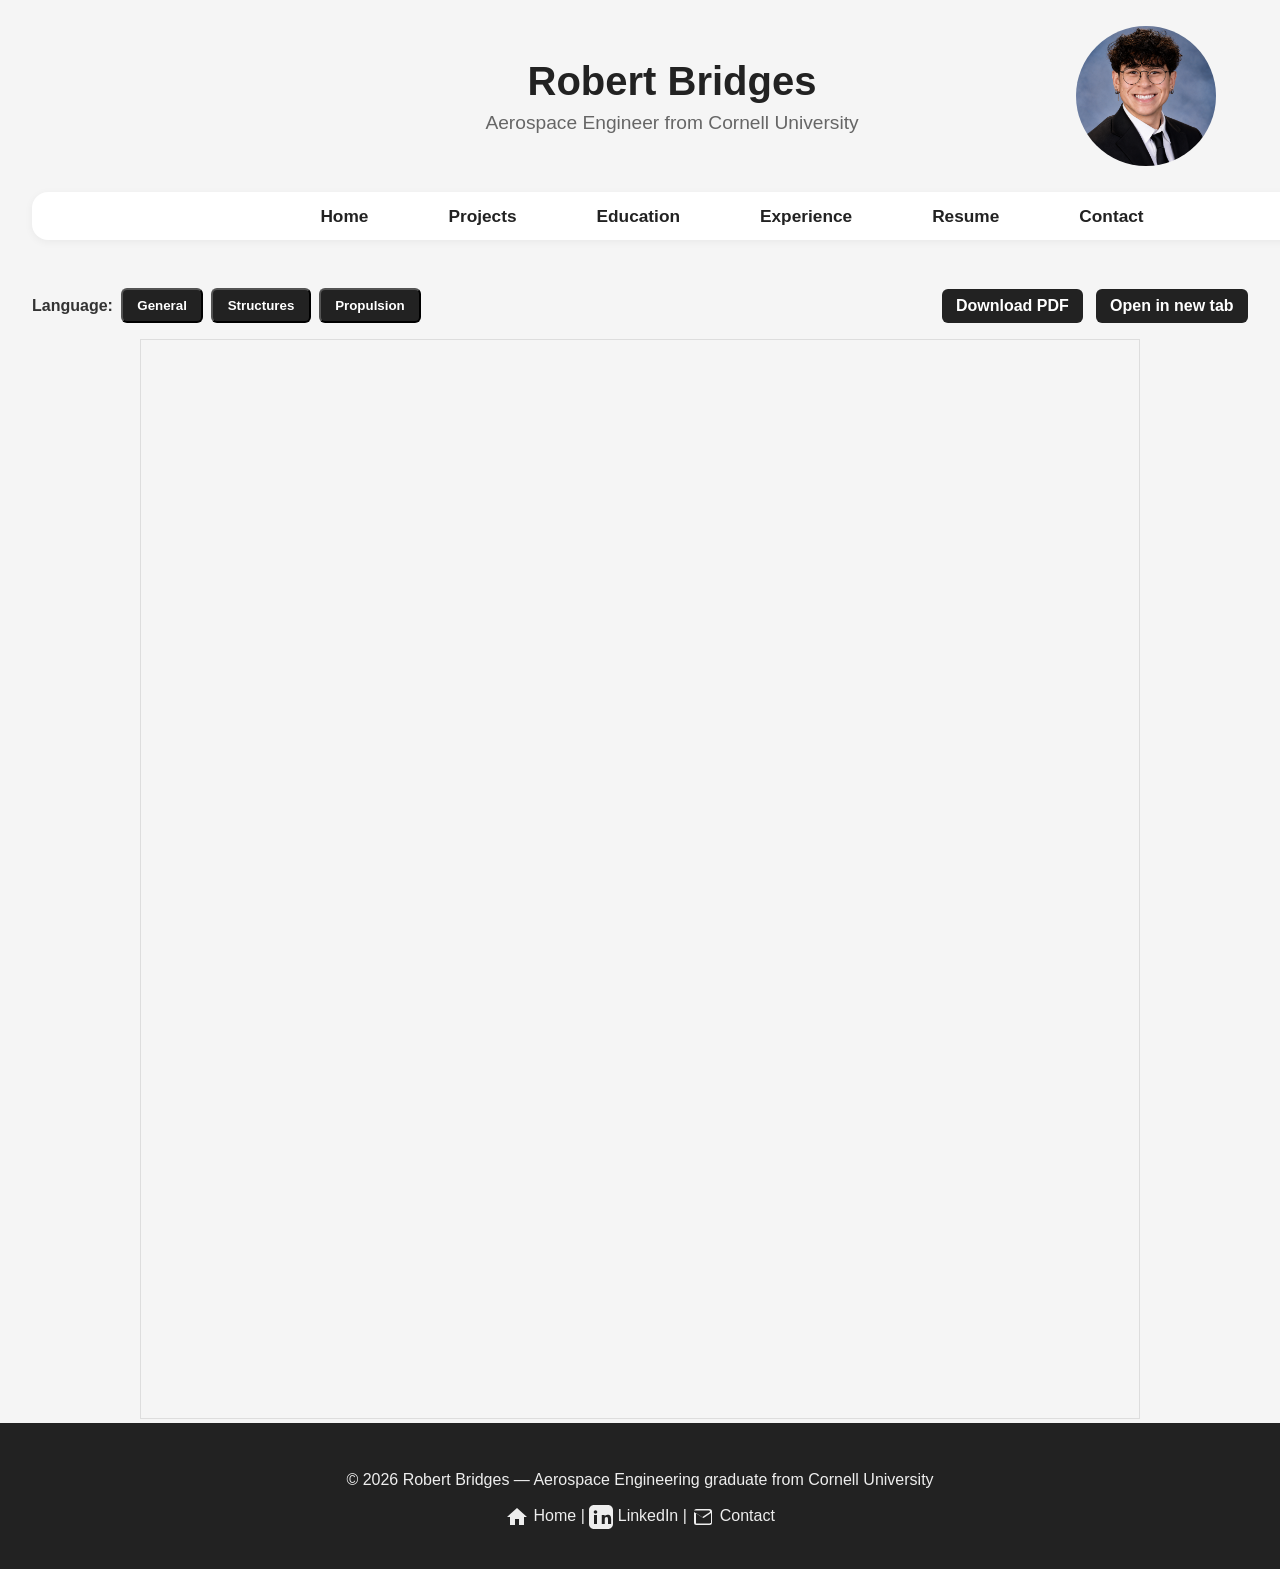
<file: resume.html>
<!DOCTYPE html>
<html lang="en">
<head>
  <meta charset="UTF-8">
  <meta name="viewport" content="width=device-width, initial-scale=1.0">
  <title>Resume</title>
  <link rel="stylesheet" href="style.css">
</head>
<body>
  <div class="site-header">
    <div class="site-header-text">
      <p class="site-header-title">Robert Bridges</p>
      <span class="site-header-subtitle">Aerospace Engineer from Cornell University</span>
    </div>
    <a href="index.html">
      <img class="site-header-profile-picture" src="assets/pictures/portrait.png" alt="Profile picture of Robert Bridges">
    </a>
  </div>
  <nav class="nav-bar">
    <div class="nav-toggle" id="navToggle" aria-label="Open navigation" tabindex="0">
      <span></span>
      <span></span>
      <span></span>
    </div>
    <ul class="nav-tabs" id="navTabs">
      <li><a href="index.html">Home</a></li>
      <li><a href="projects.html">Projects</a></li>
      <li><a href="education.html">Education</a></li>
      <li><a href="experience.html">Experience</a></li>
      <li><a href="resume.html">Resume</a></li>
      <li><a href="contact.html">Contact</a></li>
    </ul>
  </nav>
  <script>
    const navToggle = document.getElementById('navToggle');
    const navTabs = document.getElementById('navTabs');
    navToggle.addEventListener('click', () => {
      navTabs.classList.toggle('open');
      if (window.innerWidth <= 700) {
        document.body.classList.toggle('menu-open', navTabs.classList.contains('open'));
      }
    });
    navToggle.addEventListener('keypress', (e) => {
      if (e.key === 'Enter' || e.key === ' ') {
        navTabs.classList.toggle('open');
      }
    });
    navTabs.querySelectorAll('a').forEach(link => {
      link.addEventListener('click', () => {
        if (window.innerWidth <= 700) navTabs.classList.remove('open');
      });
    });
  </script>
  <section class="resume-viewer">
    <div class="viewer-controls" style="margin:1rem 0; display:flex; flex-wrap:wrap; gap:0.5rem; align-items:center;">
      <div class="lang-select" style="display:flex; gap:0.5rem; align-items:center;">
        <span style="font-weight:600;">Language:</span>
        <button class="lang-btn button" data-lang="en">General</button>
        <button class="lang-btn button" data-lang="fr">Structures</button>
        <button class="lang-btn button" data-lang="de">Propulsion</button>
      </div>
      <div style="margin-left:auto;">
        <a id="downloadLink" href="assets/resumes/General.pdf" download="RobertCBridges-Resume.pdf" class="button">Download PDF</a>
        <a id="openLink" href="assets/resumes/General.pdf" target="_blank" rel="noopener noreferrer" class="button" style="margin-left:0.5rem;">Open in new tab</a>
      </div>
    </div>
    <!-- Embedded PDF viewer (iframe fallback) -->
    <div class="pdf-embed" style="width:100%;max-width:1000px;margin:0 auto;">
      <iframe id="resumeIframe" src="assets/resumes/General.pdf" title="Resume PDF" style="width:100%;height:120vh;border:1px solid #ddd;" frameborder="0">
        <p>Your browser does not support PDFs. Download the PDF to view it: <a id="fallbackDownload" href="assets/resumes/General.pdf">Download PDF</a>.</p>
      </iframe>
    </div>
  </section>

  <script>
    // Language switcher for resume PDFs
    (function(){
      const buttons = document.querySelectorAll('.lang-btn');
      const iframe = document.getElementById('resumeIframe');
      const downloadLink = document.getElementById('downloadLink');
      const openLink = document.getElementById('openLink');
      const fallbackDownload = document.getElementById('fallbackDownload');
      const filenames = {
        en: 'assets/resumes/General.pdf',
        fr: 'assets/resumes/Structures.pdf',
        de: 'assets/resumes/Propulsion.pdf'
      };

      function setLang(lang) {
        const file = filenames[lang] || filenames.en;
        iframe.src = file;
        downloadLink.href = file;
        openLink.href = file;
        downloadLink.setAttribute('download', `RobertCBridges-Resume-${lang}.pdf`);
        openLink.setAttribute('href', file);
        if (fallbackDownload) fallbackDownload.setAttribute('href', file);
        // update active styles
        buttons.forEach(b => b.classList.toggle('active', b.dataset.lang === lang));
      }

      buttons.forEach(b => b.addEventListener('click', () => setLang(b.dataset.lang)));

      // default to English
      setLang('en');
    })();
  </script>

<footer class="site-footer">
  <p>© 2026 Robert Bridges &mdash; Aerospace Engineering graduate from Cornell University</p>
  <p>
    <a href="index.html" class="footer-link">
      <svg width="24" height="24" fill="currentColor" viewBox="0 0 24 24" style="vertical-align:middle;"><path d="M10 20v-6h4v6h5v-8h3L12 3 2 12h3v8z"/></svg>
      <span class="footer-link-text">Home</span>
    </a> |
    <a href="https://www.linkedin.com/in/robert-bridges609" target="_blank" class="footer-link">
      <svg width="24" height="24" fill="currentColor" viewBox="0 0 24 24" style="vertical-align:middle;"><path d="M19 0h-14c-2.76 0-5 2.24-5 5v14c0 2.76 2.24 5 5 5h14c2.76 0 5-2.24 5-5v-14c0-2.76-2.24-5-5-5zm-11 19h-3v-9h3v9zm-1.5-10.28c-.97 0-1.75-.79-1.75-1.75s.78-1.75 1.75-1.75 1.75.79 1.75 1.75-.78 1.75-1.75 1.75zm15.5 10.28h-3v-4.5c0-1.08-.02-2.47-1.5-2.47-1.5 0-1.73 1.17-1.73 2.39v4.58h-3v-9h2.89v1.23h.04c.4-.75 1.38-1.54 2.84-1.54 3.04 0 3.6 2 3.6 4.59v4.72z"/></svg>
      <span class="footer-link-text">LinkedIn</span>
    </a> |
    <a href="contact.html" class="footer-link">
      <svg width="24" height="24" fill="currentColor" viewBox="0 0 24 24" style="vertical-align:middle;"><path d="M21 6.5a2.5 2.5 0 0 0-2.5-2.5h-13A2.5 2.5 0 0 0 3 6.5v11A2.5 2.5 0 0 0 5.5 20h13a2.5 2.5 0 0 0 2.5-2.5v-11zm-2.5-.5a.5.5 0 0 1 .5.5v.379l-8 5.333-8-5.333V6a.5.5 0 0 1 .5-.5h15zm.5 12a.5.5 0 0 1-.5.5h-13a.5.5 0 0 1-.5-.5V8.121l7.5 5 7.5-5V18z"/></svg>
      <span class="footer-link-text">Contact</span>
    </a>
  </p>
</footer>
</body>
</html>
</file>
<file: style.css>
/* Global box-sizing reset */
html {
  box-sizing: border-box;
}
*, *:before, *:after {
  box-sizing: inherit;
}

@media (max-width: 700px) {
  html, body {
    overflow-x: hidden;
  }
  /* ensure contact sections never exceed viewport width */
  .contact-page .contact-sections,
  .contact-page .contact-sections * {
    max-width: 100%;
    box-sizing: border-box;
  }
}



html, body {
  height: 100%;
}
body {
  display: flex;
  flex-direction: column;
  min-height: 100vh;
  margin: 0;
}

/* main content grows to push footer down */
.site-main,
.presentation,
.page-content {
  flex: 1 0 auto;
}



@media (max-width: 700px) {
  .footer-link-text {
    display: none;
  }
}

body {
  font-family: Arial, sans-serif;
  text-align: center;
  padding: 0 2rem 0;
  background-color: #f5f5f5;
  color: #333;
}

.nav-bar {
  margin: 0 2rem 2rem;
  max-width: 1400px;
  min-width: 1400px;
  margin-left: auto;
  margin-right: auto;
}

.nav-tabs {
  display: flex;
  justify-content: center;
  list-style: none;
  padding: 0;
  margin: 0 0 0 0;
  background: #fff;
  box-shadow: 0 2px 8px rgba(0,0,0,0.05);
  transition: max-height 0.3s ease;
  border-radius: 1rem;
}

/* Hamburger styles */
.nav-toggle {
  display: none;
  position: absolute;
  top: 1.5rem;
  left: 1.5rem;
  width: 2.5rem;
  height: 2.5rem;
  flex-direction: column;
  justify-content: center;
  align-items: center;
  cursor: pointer;
  z-index: 1001;
}
.nav-toggle span {
  display: block;
  width: 2rem;
  height: 0.3rem;
  margin: 0.3rem 0;
  background: #333;
  border-radius: 2px;
  transition: 0.3s;
}

@media (max-width: 700px) {
  /* remove body horizontal padding so centering uses full viewport */
  body {
    padding-left: 0;
    padding-right: 0;
  background: transparent;
  color: #222;
  border-radius: 8px;
  font-weight: 700;
  font-size: 1.08rem;
  transition: background 0.2s, color 0.2s, transform 0.08s;
  text-decoration: none;
  box-shadow: none;
  }

  /* keep the hamburger fixed so it doesn't occupy layout width */
  .nav-toggle {
    position: fixed;
  transform: translateY(-2px);
    top: 1rem;
    left: 1rem;
/* Contact button styled like header nav button */
.contact-btn {
  display: inline-block;
  padding: 1rem 2rem;
  background: transparent;
  color: #222;
  border-radius: 8px;
  font-weight: 700;
  font-size: 1.08rem;
  transition: background 0.2s, color 0.2s, transform 0.08s;
  text-decoration: none;
  box-shadow: none;
  border: none;
  cursor: pointer;
}
.contact-btn:hover {
  background: #007bff;
  color: #fff;
  transform: translateY(-2px);
}
  }

  /* ensure contact sections span full width then use internal padding for gutters */
  .contact-sections {
    width: 100%;
    max-width: 400px;
    padding: 0 1rem;
    box-sizing: border-box;
    margin: 2rem auto;
  }

  /* Force center visually by using calc and transform so it ignores the fixed nav-toggle */
  .contact-sections {
    left: 50%;
    transform: translateX(-50%);
    position: relative; /* allow left/transform without taking it out of flow */
    max-width: 400px;
    width: calc(100% - 2rem);
  }
}

.nav-tabs {
  flex-direction: row;
  align-items: center;
  max-height: none;
  overflow: visible;
  width: auto;
}
.nav-tabs.open {
  max-height: none;
}
.nav-tabs li {
  margin: 0 1.5rem;
  width: auto;
}
.nav-tabs a {
  padding: 1rem 2rem;
  width: auto;
  text-align: center;
}
.nav-toggle {
  display: none;
}
body.menu-open {
  overflow-x: hidden;
}

/* Mobile nav: show burger, collapse menu */
@media (max-width: 700px) {
  .nav-tabs {
    flex-direction: column;
    align-items: flex-start;
    max-height: 0;
    overflow: hidden;
    margin: 0 0 2rem 0;
    width: 100%;
    box-shadow: none;
    border-radius: 0;
    background: #fff;
    position: absolute;
    top: 4.5rem;
    left: 0;
    right: 0;
    z-index: 1000;
  }
  .nav-tabs.open {
    max-height: 500px;
    box-shadow: 0 2px 8px rgba(0,0,0,0.05);
  }
  .nav-tabs li {
    margin: 0.5rem 1rem;
    width: 100%;
  }
  .nav-tabs a {
    padding: 1rem 1.5rem;
    width: 100%;
    text-align: left;
  }
  .nav-toggle {
    display: flex;
  }
}

h1 {
  color: green;
}

/* Contact page sections layout */
.contact-sections {
  display: flex;
  gap: 2rem;
  justify-content: center;
  align-items: flex-start;
  margin: 2rem auto;
  max-width: 900px;
  width: 100%;
  box-sizing: border-box;
}
.contact-form-section {
  background: #fff;
  padding: 2rem 1.5rem;
  border-radius: 8px;
  box-shadow: 0 2px 8px rgba(0,0,0,0.05);
  /* allow the form column to grow and take remaining space */
  flex: 1 1 350px;
  min-width: 250px;
}
.contact-info-section {
  background: #fff;
  padding: 2rem 1.5rem;
  border-radius: 8px;
  box-shadow: 0 2px 8px rgba(0,0,0,0.05);
  flex: 1 1 100%;
  width: 100%;
  max-width: 900px;
  min-width: 250px;
  align-self: flex-start;
}
.contact-form label {
  display: block;
  margin: 1rem 0 0.3rem 0;
  font-weight: bold;
}
.contact-form input,
.contact-form textarea {
  width: 100%;
  padding: 0.7rem;
  margin-bottom: 1rem;
  border: 1px solid #ccc;
  border-radius: 4px;
  font-size: 1rem;
  box-sizing: border-box;
}
.contact-form button {
  background: #222;
  color: #fff;
  border: none;
  padding: 0.8rem 2rem;
  border-radius: 4px;
  font-size: 1rem;
  cursor: pointer;
  transition: background 0.2s;
}
.contact-form button:hover {
  background: #444;
}
.contact-info-list {
  list-style: none;
  padding: 0;
  margin: 1rem 0 0 0;
  font-size: 1.1rem;
}
.contact-info-list li {
  margin-bottom: 1rem;
}

/* Social link styles used in contact page */
.contact-info-list .social-link {
  display: inline-flex;
  align-items: center;
  gap: 0.4rem;
  color: #222;
  text-decoration: none;
  font-weight: 600;
}
.contact-info-list .social-link svg {
  color: #111;
}
.contact-info-list .social-link:hover {
  text-decoration: underline;
}

@media (max-width: 800px) {
  .contact-sections {
    flex-direction: column;
    gap: 1.5rem;
    max-width: 400px;
    width: 100%;
    align-items: center;
    margin: 0 auto;
  }
  .contact-form-section, .contact-info-section {
    width: 100%;
    max-width: 400px;
    margin: 0 auto;
  }
  .contact-form {
    display: flex;
    flex-direction: column;
    align-items: center;
    width: 100%;
  }
  .contact-form label,
  .contact-form input,
  .contact-form textarea,
  .contact-form button {
    width: 100%;
    max-width: 350px;
    margin: 0 auto;
  }
}

/* define UI vars */
:root {
  --burger-w: 2.5rem;
  --center-adjust: 0px; /* tweak this if center needs nudging */
}

@media (max-width: 700px) {
  .nav-toggle {
    width: var(--burger-w);
    height: calc(var(--burger-w) * 1);
  }

  /* Force center visually by compensating for half the burger width */
  .contact-sections {
    position: relative;
    left: 50%;
    transform: translateX(calc(-50% - (var(--burger-w) / 2) + var(--center-adjust)));
    max-width: 400px;
    width: calc(100% - 2rem);
  }
}

/* Scoped contact-page fixes */
.contact-page .page-content {
  max-width: 900px;
  margin: 0 auto;
  padding: 0 1rem;
  box-sizing: border-box;
}
.contact-page .contact-sections {
  position: static;
  left: auto;
  transform: none;
  width: 100%;
  max-width: 900px;
  margin: 2rem auto;
  padding: 0;
  box-sizing: border-box;
}

/* Prevent horizontal overflow on contact page (do not include footer) */
.contact-page .page-content,
.contact-page .contact-sections {
  max-width: 100%;
  overflow-x: hidden;
}

/* Desktop nav link styles */
@media (min-width: 701px) {
  .nav-tabs a {
    background: transparent;
    color: #222;
    padding: 0.6rem 1rem;
    border-radius: 6px;
    transition: background 0.2s, color 0.2s, transform 0.08s;
    text-decoration: none;
    box-shadow: none;
    font-weight: 700;
  }
  .nav-tabs a:hover {
    background: #007bff;
    color: #fff;
    transform: translateY(-2px);
  }
  .nav-tabs a:focus {
    outline: 2px solid #0056b3;
    outline-offset: 2px;
  }
  .nav-tabs li + li {
    margin-left: 1rem;
  }
}

/* Mobile nav link styles (improve appearance inside the hamburger menu) */
@media (max-width: 700px) {
  .nav-tabs a {
    display: block; /* ensure full clickable row */
    color: #222;
    font-size: 1.05rem;
    font-weight: 600;
    padding: 1rem 1.5rem;
    text-decoration: none;
    border-radius: 8px;
    transition: background 0.15s ease, color 0.15s ease, transform 0.08s ease;
  }
  .nav-tabs a:hover {
    background: rgba(0,0,0,0.04);
    color: #111;
  }
  .nav-tabs a:focus {
    outline: 3px solid rgba(0,123,255,0.25);
    outline-offset: 2px;
  }
  /* mark current/active link if present on mobile */
  .nav-tabs li.active a,
  .nav-tabs a.active,
  .nav-tabs a[aria-current="page"] {
    background: #007bff;
    color: #fff;
  }
}

/* Desktop improvements: larger tabs and full-fitting active background */
@media (min-width: 701px) {
  .nav-tabs a {
    font-size: 1.08rem; /* slightly larger for desktop */
    padding: 0.85rem 1.25rem; /* increase padding so background fully covers the tab */
    display: inline-block; /* allow background to hug the text */
  }
  /* Active / current page states */
  .nav-tabs li.active a,
  .nav-tabs a.active,
  .nav-tabs a[aria-current="page"] {
    background: #007bff;
    color: #fff;
    box-shadow: 0 6px 18px rgba(0,123,255,0.12);
    transform: none;
  }
}

/* Resume viewer styles */
.resume-viewer p {
  color: #444;
  margin-bottom: 0.5rem;
}

.viewer-controls .button {
  display: inline-block;
  background: #222;
  color: #fff;
  padding: 0.5rem 0.9rem;
  border-radius: 6px;
  text-decoration: none;
  font-weight: 600;
}

.viewer-controls .button:hover { background: #444; }

@media (max-width: 700px) {
  .pdf-embed iframe { height: 60vh; }
}

/* Experiences Article styles */

.experience-list {
  max-width: 1000px;
  margin: 2rem auto;
  padding: 0 1rem;
  display: flex;
  flex-direction: column;
  gap: 1.5rem;
}
.experience-item {
  display: flex;
  gap: 1rem;
  align-items: flex-start;
  background: #fff;
  padding: 1rem;
  border-radius: 8px;
  box-shadow: 0 2px 10px rgba(0,0,0,0.03);
}
.company-logo {
  width: 84px;
  height: 84px;
  object-fit: contain;
  border-radius: 8px;
  background: #fafafa;
  padding: 8px;
  flex: 0 0 84px;
}
.experience-content {
  flex: 1 1 auto;
}

.experience-content .role {
  margin:  0 0 0.25rem 0;
}

.experience-content p {
  text-align: left;
}

.experience-content .meta {
  color: #666;
  font-size: 0.95rem;
  margin-bottom: 0.1rem;
  margin-top: 0;
}
.experience-content ul {
  margin: 0.5rem 0 0 1rem;
  text-align: left;
}

@media (max-width: 700px) {
  .experience-item {
    flex-direction: row;
    gap: 0.75rem;
  }
  .company-logo {
    width: 64px;
    height: 64px;
    flex: 0 0 64px;
  }
}

/* Education Article styles */

.education-list {
  max-width: 1000px;
  margin: 2rem auto;
  padding: 0 1rem;
  display: flex;
  flex-direction: column;
  gap: 1.5rem;
}

.education-item {
  display: flex;
  gap: 1rem;
  align-items: flex-start;
  background: #fff;
  padding: 1rem;
  border-radius: 8px;
  box-shadow: 0 2px 10px rgba(0,0,0,0.03);
}

.edu-logo {
  width: 84px;
  height: 84px;
  object-fit: contain;
  border-radius: 8px;
  background: #fafafa;
  padding: 8px;
  flex: 0 0 84px;
}

.education-content {
  flex: 1 1 auto;
}

.education-content p {
  text-align: left;
}

.education-content .role,
.education-content h3 {
  margin: 0 0 0.25rem 0;
}

.education-content .meta {
  color: #666;
  font-size: 0.95rem;
  margin-bottom: 0.1rem;
  margin-top: 0;
}

.education-content ul {
  margin: 0.5rem 0 0 1rem;
    text-align: left;
}

@media (max-width: 700px) {
  /* When stacked on small screens, keep education items top-aligned for readability */
  .education-item {
    flex-direction: row;
    gap: 0.75rem;
  }
  .edu-logo {
    width: 64px;
    height: 64px;
    flex: 0 0 64px;
  }
}

/* Contact grid/cards */
.contact-grid {
  display: grid;
  grid-template-columns: 1fr; /* force single column (stacked) on desktop */
  gap: 1rem;
  max-width: 1000px;
  margin: 0 auto 1.5rem auto;
}
.contact-card {
  background: #fff;
  padding: 1rem;
  border-radius: 8px;
  box-shadow: 0 2px 8px rgba(0,0,0,0.04);
  text-align: center;
}
.contact-card .card-icon {
  margin-bottom: 0.6rem;
  color: #222;
}
.card-link {
  display: block;
  font-size: 1.05rem;
  font-weight: 700;
  color: #222;
  text-decoration: none;
  margin-bottom: 0.25rem;
}
.card-link:hover { text-decoration: underline; }
.card-label {
  font-size: 0.9rem;
  color: #666;
}

/* Resume toolbar removed; viewer controls are inline in the HTML */

/* Presentation (profile picture + text) */
.presentation {
  display: flex;
  align-items: left;
  gap: 1.25rem;
  /* allow presentation to span wide so image can use vw sizing */
  max-width: 1200px;
  margin: 1.5rem auto;
  padding: 1rem;
  box-sizing: border-box;
}
.presentation .profile-image {
  /* make image roughly half the viewport width but clamp it for very wide/narrow screens */
  width: clamp(220px, 48vw, 560px);
  height: clamp(220px, 32vw, 480px);
  flex: 0 0 auto; /* fixed visual size coming from width/height */
  border-radius: 12px; /* use rounded rectangle for large image; change to 50% for circle */
  object-fit: cover;
  background: #fafafa;
  padding: 4px;
}



.presentation .profile-text {
  flex: 1 1 0;
    text-align: left;
}

.presentation .intro-text {
  text-align: left !important;
}


/* Inline image element used in HTML (.profile-pic) */
.presentation .profile-pic {
  display: block;
  /* desktop: target 50% of viewport but clamp to sensible min/max */
  width: clamp(240px, 33vw, 480px);
  max-width: 480px;
  height: auto;
  object-fit: cover;
  border-radius: 12px;
}

/* Small screens: stack vertically and center */
@media (max-width: 700px) {
  .presentation {
    flex-direction: column;
    align-items: center;
    gap: 0.75rem;
    padding: 0.75rem;
  }
  /* on small screens make the image smaller and circular */
  .presentation .profile-image {
    width: clamp(96px, 36vw, 160px);
    height: clamp(96px, 36vw, 160px);
    flex: 0 0 auto;
    border-radius: 12px;
  }
  .presentation .profile-text { text-align: center; }
  .presentation .intro-text { text-align: left !important; }

  /* make inline profile image full-width on mobile */
  .presentation .profile-pic {
    width: 67%;
    max-width: 480px;
    height: auto;
    border-radius: 12px; /* keep same shape as desktop */
  }
}



  /* Project Article style*/
:root{
  --bg: #ffffff;
  --card: #fbfcfe;
  --muted: #6b7280;
  --text: #0f1724;
  --accent: #0a66c2;
  --accent-600: #0956a8;
  --radius: 10px;
  --gap: 1rem;
  --elevation: 0 6px 18px rgba(12, 20, 30, 0.06);
}

.project-header { gap: 0.12rem; margin-bottom: 0.25rem; }
.project-header h2,
.project-header p { margin: 0; }      /* remove default block margins */
.project-title { margin-bottom: 0; }  /* ensure no extra space */
.project-meta { margin-top: 0; padding-top: 0; }

/* Project article base */
article.project {
  background: linear-gradient(180deg, var(--card), var(--bg));
  border: 1px solid rgba(15,23,36,0.06);
  box-shadow: var(--elevation);
  border-radius: var(--radius);
  padding: 1.25rem;
  margin: 1.5rem auto;
  max-width: 1200px;
  width: 95%;
  color: var(--text);
  line-height: 1.45;
  overflow: visible;
  box-sizing: border-box;
}

/* Header */
.project-header{
  box-sizing: border-box;
  display: flex;
  flex-direction: column;
  gap: 0.35rem;
  margin-bottom: 2rem;
}
.project-title{
  font-size: 1.35rem;
  margin: 0;
  font-weight: 600;
}
.project-meta{
  font-size: 0.9rem;
  color: var(--muted);
  gap: 0.6rem;
  align-items: center;
  flex-wrap: wrap;
}

/* Center project header inside project article */
article.project .project-header {
  align-items: center;
  text-align: center;
  justify-self: center;
  width: auto;
  max-width: 900px;
}

/* Media */
.project-media {
  margin: 0.75rem 0;
  border-radius: 8px;
  max-width: 100%;
  overflow: hidden;
}
.project-media img {
  display: block;
  width: 100%;
  height: auto;
  max-width: 100%;
  object-fit: cover;
  border-radius: 6px;
}
.project-media figcaption{
  font-size: 0.85rem;
  color: var(--muted);
  margin-top: 0.4rem;
}

/* Summary */
.project-summary{
  margin: 0.5rem 0 0.75rem;
  font-weight: 400;
}

/* Details layout */
.project-details {
  margin-top: 0.5rem;
  display: grid;
  gap: 0.75rem;
  max-width: 100%;
  overflow-wrap: break-word;
}
.project-details h4{
  margin: 0 0 0.33rem;
  font-size: 1rem;
  color: var(--text);
  font-weight: 600;
}

/* Key feature list */
.project-features ul{

  margin: 0;
  padding-left: 1.2rem;
  text-align: left;
}
.project-features li { break-inside: avoid; }

@media (min-width: 880px) {
  /* show features list in two columns on wide screens */
  .project-features ul {
    column-count: 2;
    column-gap: 1.25rem;
  }
  .project-features li { break-inside: avoid-column; }
}
.project-tech ul{
  margin: 0;
  padding-left: 1.2rem;
}

.project-footer{
  margin-top: 0rem;
  border-top: 1px dashed rgba(15,23,36,0.04);
  padding-top: 0rem;
}
.project-footer{
  grid-column: 1 / -1;
  grid-row: 100;
  align-self: end;
  background: transparent; /* avoid inheriting the site footer background */
  border-top: 1px dashed rgba(15,23,36,0.04);
}


/* Tech badges */
.tech-list{
  display: flex;
  gap: 0.5rem;
  flex-wrap: wrap;
  list-style: none;
  padding: 0;
  margin: 0;
  justify-content: center;
}
.tech-list li{
  background: rgba(10,102,194,0.08);
  color: var(--accent-600);
  border-radius: 999px;
  padding: 0.25rem 0.6rem;
  font-size: 0.85rem;
}

/* Role & links */
.project-role p{ margin: 0 2rem; color: var(--muted); }
.project-links{
  display: flex;
  gap: 0.6rem;
  flex-wrap: wrap;
  margin-top: 0.6rem;
  justify-content: center;
}

/* Buttons */
.btn{
  display: inline-flex;
  align-items: center;
  gap: 0.5rem;
  padding: 0.45rem 0.7rem;
  border-radius: 8px;
  text-decoration: none;
  color: var(--accent-600);
  border: 2px solid rgba(10,102,194,0.18);
  background: transparent;
  font-weight: 600;
  font-size: 0.9rem;
  transition: transform 120ms ease, box-shadow 120ms ease;
}
.btn:focus-visible,
.btn:focus{
  outline: 3px solid rgba(10,102,194,0.18);
  outline-offset: 2px;
}
.btn:hover{ transform: translateY(-2px); box-shadow: 0 6px 14px rgba(10,102,194,0.06); }

.btn-primary{
  background: linear-gradient(180deg, var(--accent), var(--accent-600));
  color: #fff;
  border: none;
}
.btn-primary:hover{ box-shadow: 0 8px 20px rgba(10,102,194,0.18); }

.project-stats{ color: var(--muted); font-size: 0.9rem; margin: 0; }

/* Accessibility helper */
.sr-only{
  position: absolute !important;
  width: 1px !important;
  height: 1px !important;
  padding: 0 !important;
  margin: -1px !important;
  overflow: hidden !important;
  clip: rect(0, 0, 0, 0) !important;
  white-space: nowrap !important;
  border: 0 !important;
}

/* Responsive: two-column layout on wider screens */
@media (min-width: 880px) {
  article.project {
    display: grid;
    grid-template-columns: 1fr 320px;
    /* make room for header (auto), growing content (1fr) and footer (auto) */
    grid-template-rows: auto 1fr auto;
    column-gap: 1.25rem;
    align-items: start;
    padding: 2rem;
  }
  /* place header across both columns in the grid layout */
  article.project .project-header {
    grid-column: 1 / -1;
    grid-row: 1;
  }
  /* allow detail children to participate in the article grid so they can span columns */
  article.project .project-details {
    display: contents;
  }
  /* make these detail blocks span both columns and be centered */
  article.project .project-details .project-tech,
  article.project .project-details .project-role,
  article.project .project-details .project-links {
    grid-column: 1 / -1;
    justify-self: center;
    text-align: center;
    max-width: 720px;
    margin: 1rem auto;
  }

}

@media (max-width: 880px) {
  article.project {
    padding: 1rem;
    width: 92%;
  }
  
  .project-media {
    margin: 0.5rem 0;
  }
}
  /* make media occupy the sidebar column */
  .project-media{ grid-column: 2; grid-row: 2; margin: 0; }
  .project-details{ grid-column: 1; grid-row: 2; }


.about-section {
  max-width: 800px;
  margin: 2rem auto;
  padding: 0 1rem;
  box-sizing: border-box;
  text-align: center;
  background: #fff;
  padding: 2rem 1.5rem;
  border-radius: 8px;
  box-shadow: 0 2px 8px rgba(0,0,0,0.05);
  flex: 0 1 320px;
}

.about-title {
  font-size: 1.5rem;
  margin-bottom: 0.5rem;
  color: #222;
}

/* Site header section content */

.site-header {
  position: relative;
  display: flex;
  align-items: center;
  justify-content: center;
  margin-top: 1rem;
  margin-bottom: 1rem;
  min-height: 160px;
  width: 100vw;
  overflow: hidden;
  box-sizing: border-box;
  padding: 2rem 2rem 2rem 2rem;
}

.site-header-text {
  position: relative;
  z-index: 1;
  display: flex;
  flex-direction: column;
  align-items: center;
  justify-content: center;
  text-align: center;
  max-width: min(100%, 42rem);
}

.site-header-title {
  font-size: 2.5rem;
  font-weight: bold;
  margin: 0;
  color: #222;
}

.site-header-subtitle {
  font-size: 1.2rem;
  color: #666;
  margin-top: 0.5rem;
}

.site-header-profile-picture {
  position: absolute;
  right: 6rem;
  top: 50%;
  transform: translateY(-50%);
  width: 140px;
  height: 140px;
  border-radius: 50%;
  object-fit: cover;
  object-position: center 35%;
  z-index: 1;
}

@media (max-width: 700px) {
  .site-header {
    display: block;
    min-height: auto;
    padding: 2rem 1rem;
  }

  .site-header-text {
    max-width: 100%;
  }

  .site-header-profile-picture {
    position: static;
    transform: none;
    display: block;
    margin: 1rem auto 0;
  }
}

/* Site footer section content */

.site-footer {
  background: #222;
  color: #eee;
  padding: 2rem 1rem 1.5rem 1rem;
  text-align: center;
  margin-top: auto;
  font-size: 1rem;
  position: relative;
  left: 50%;
  right: 50%;
  margin-left: -50vw;
  margin-right: -50vw;
  width: 100vw;
  box-sizing: border-box;
  border-radius: 0;
}

.site-footer a {
  text-decoration: none;
  color: #eee;
}
</file>
